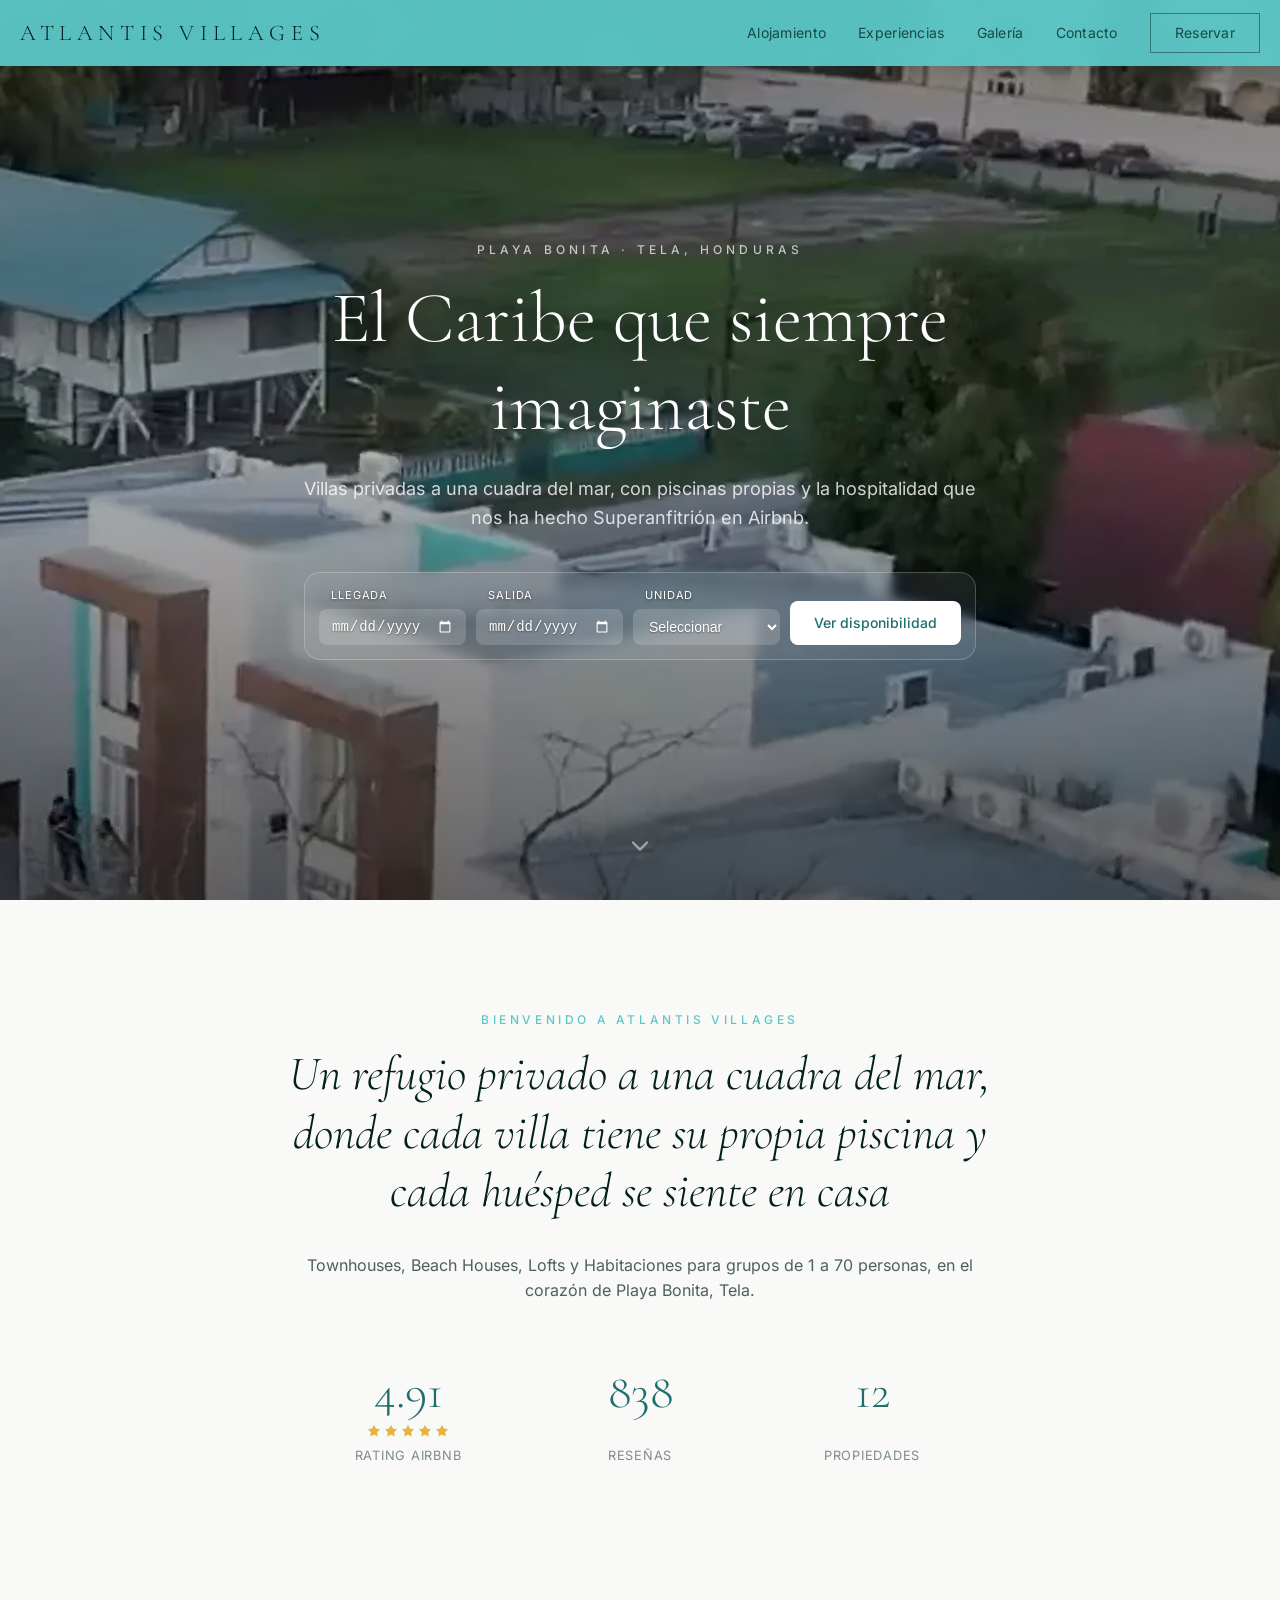
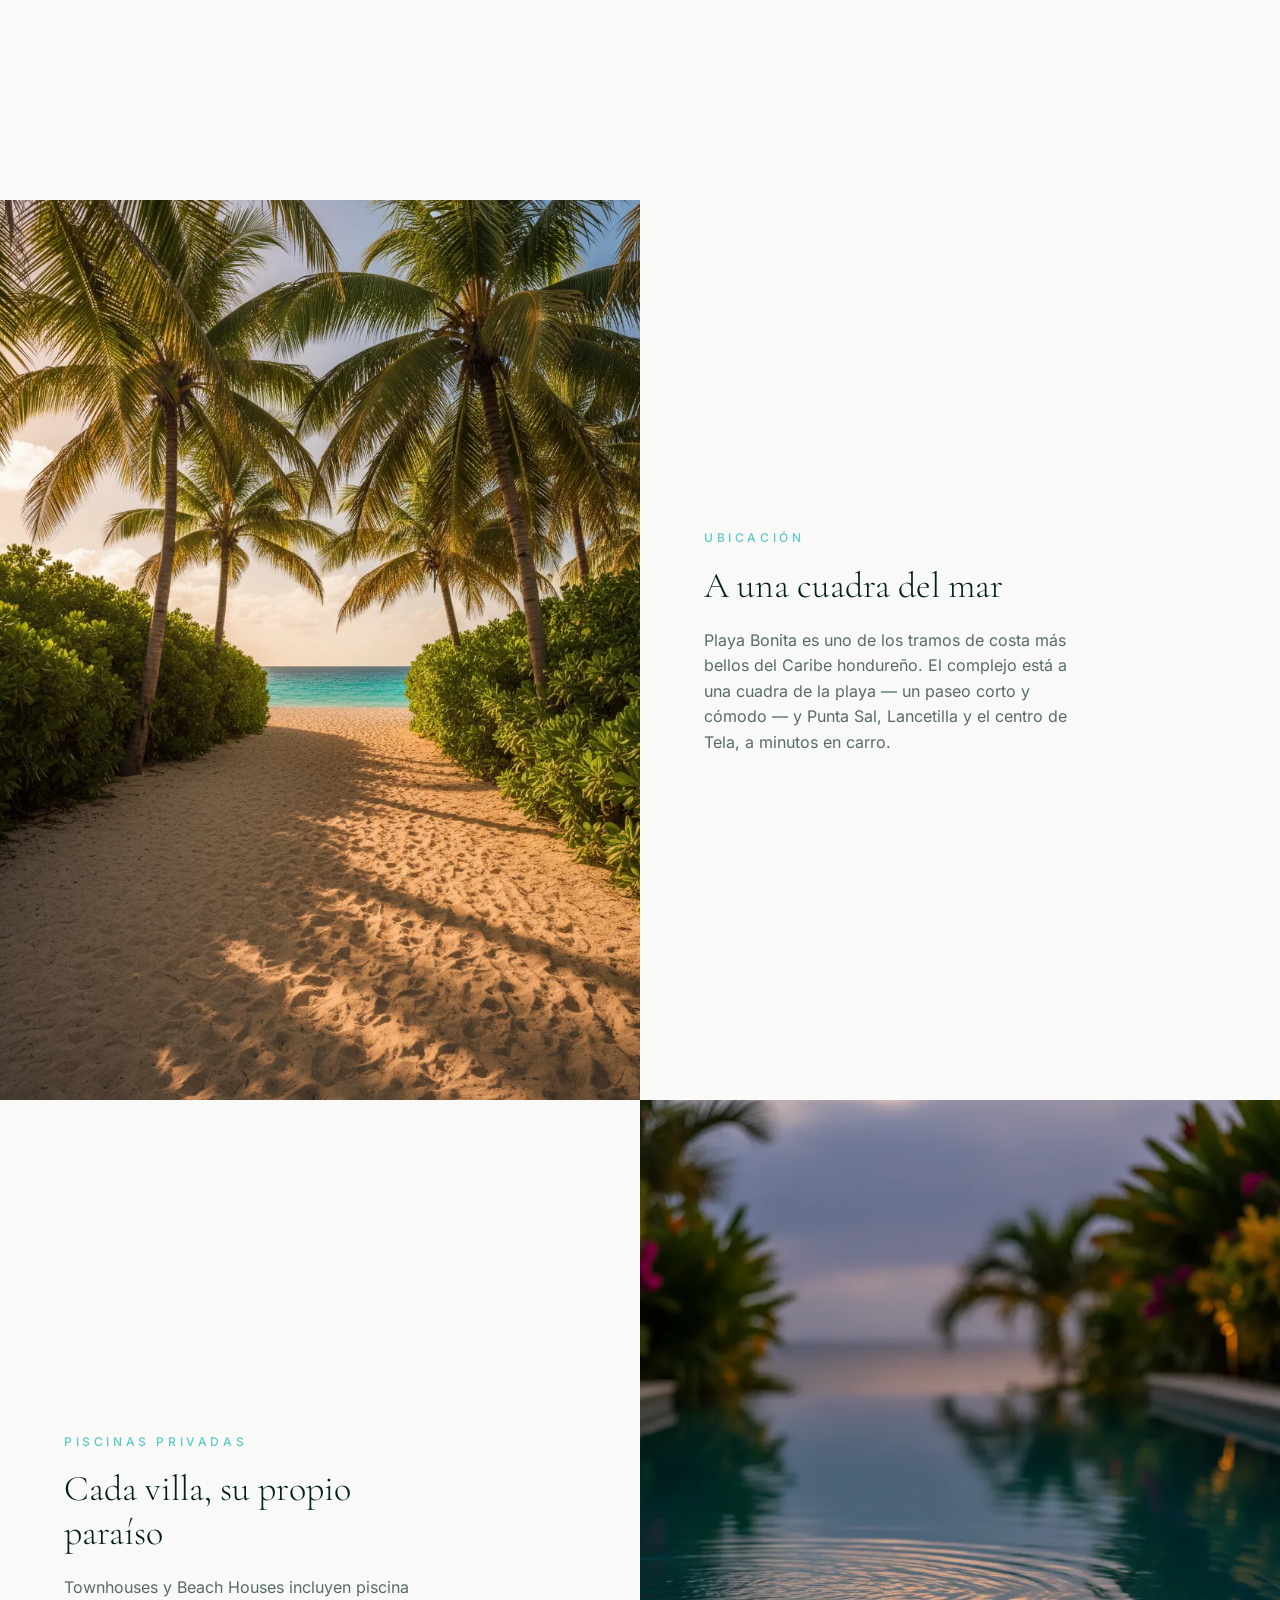
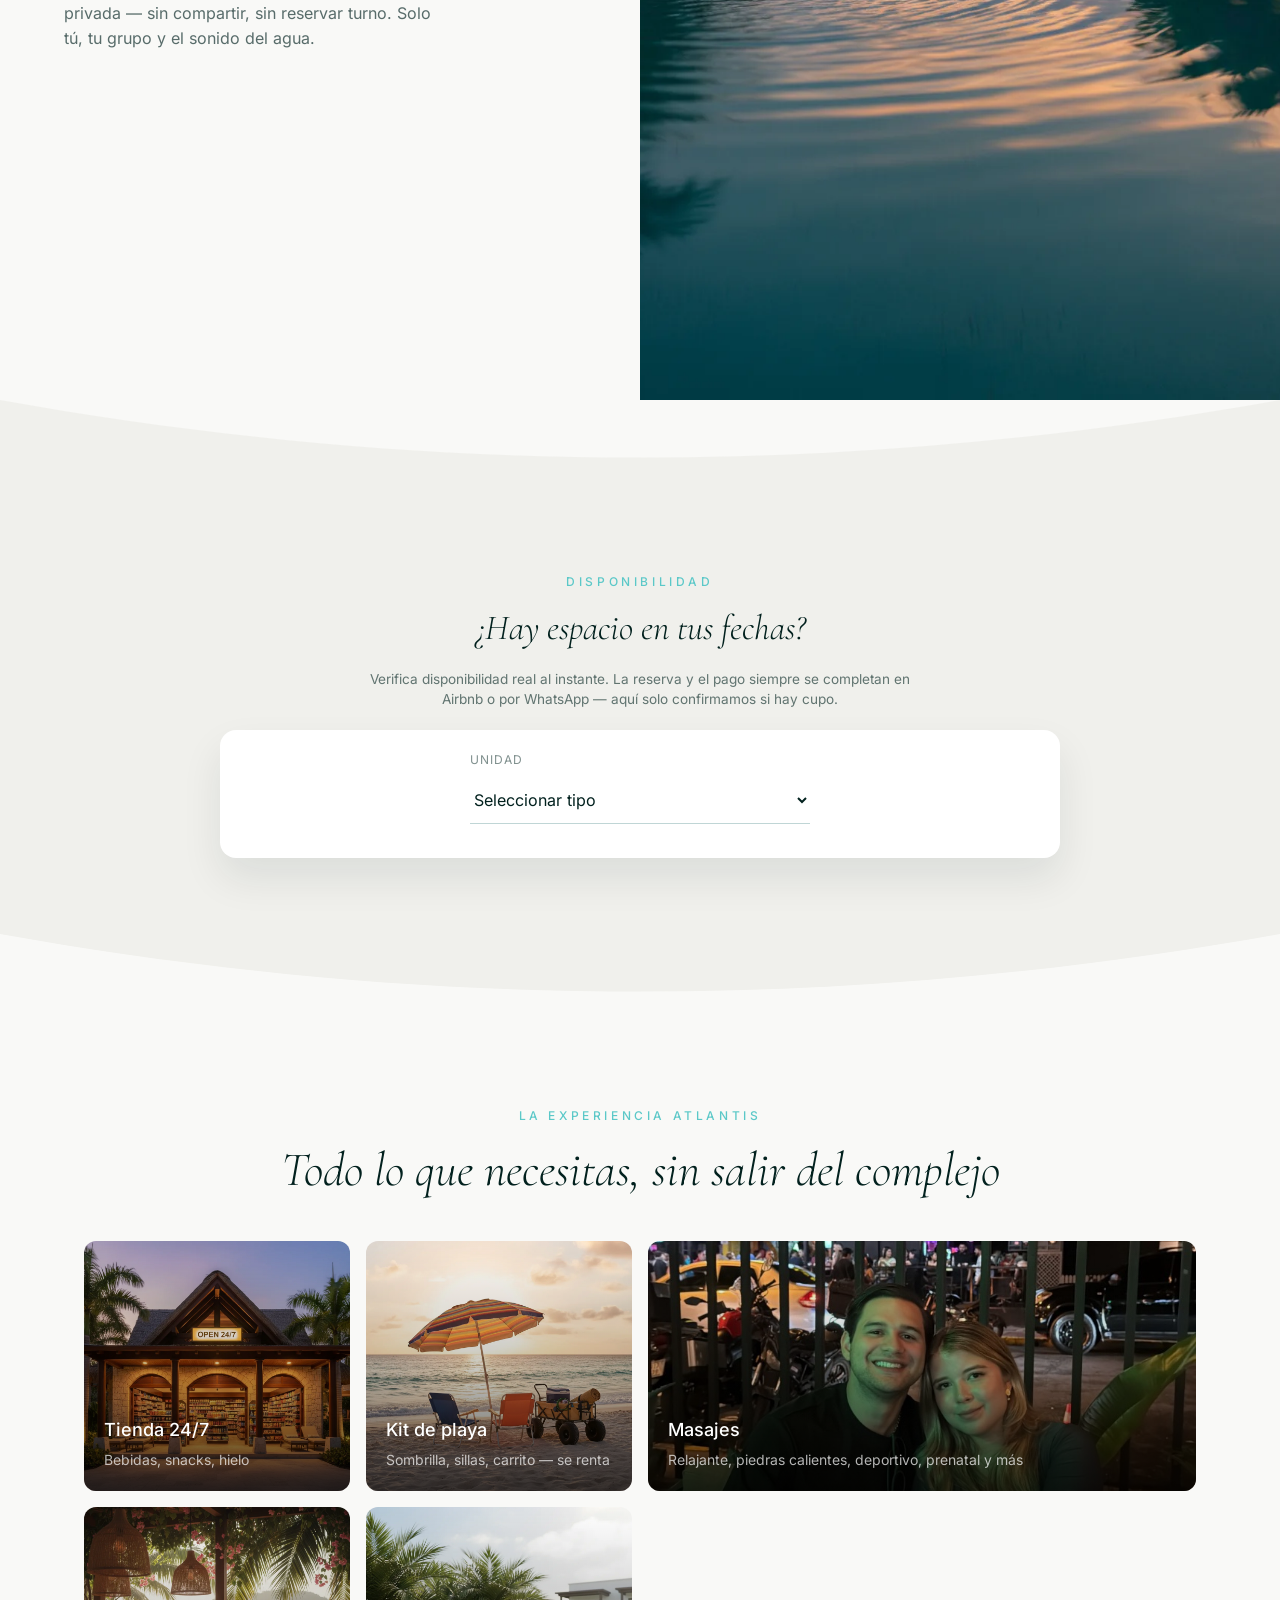
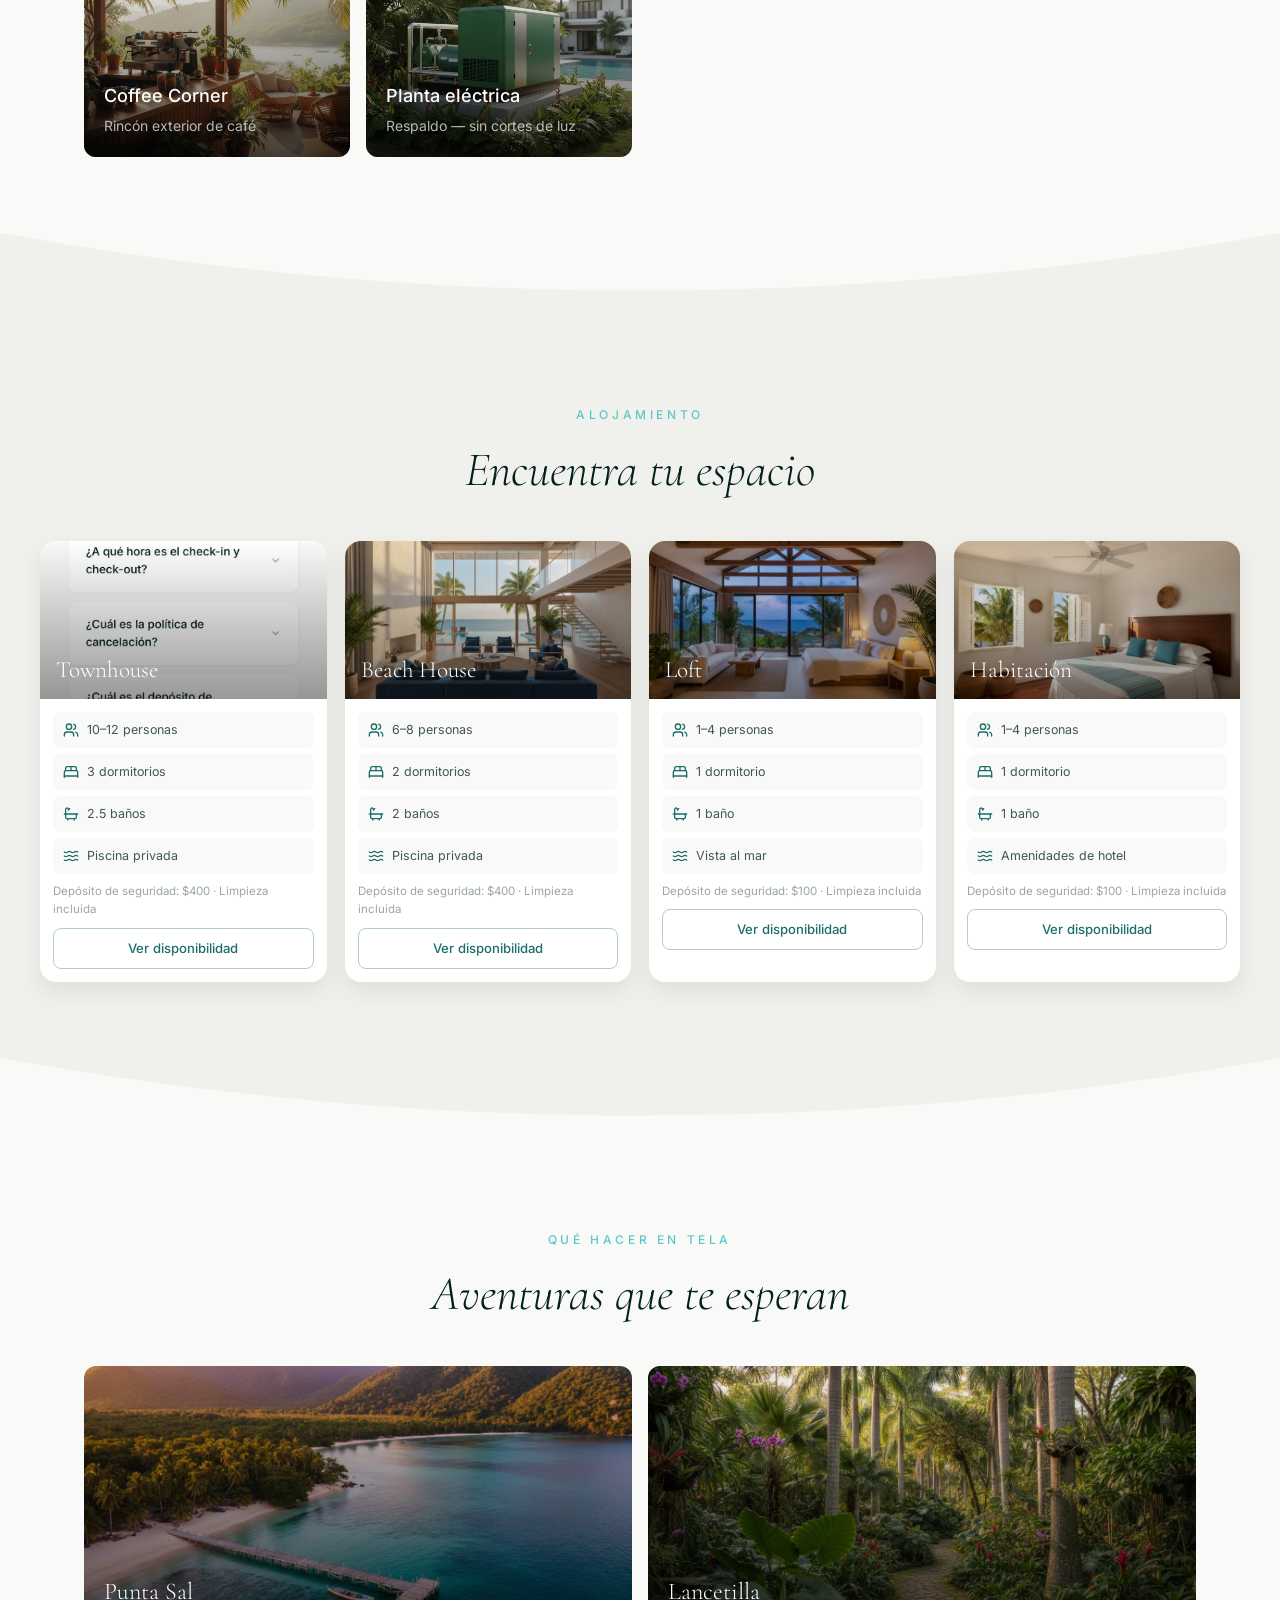
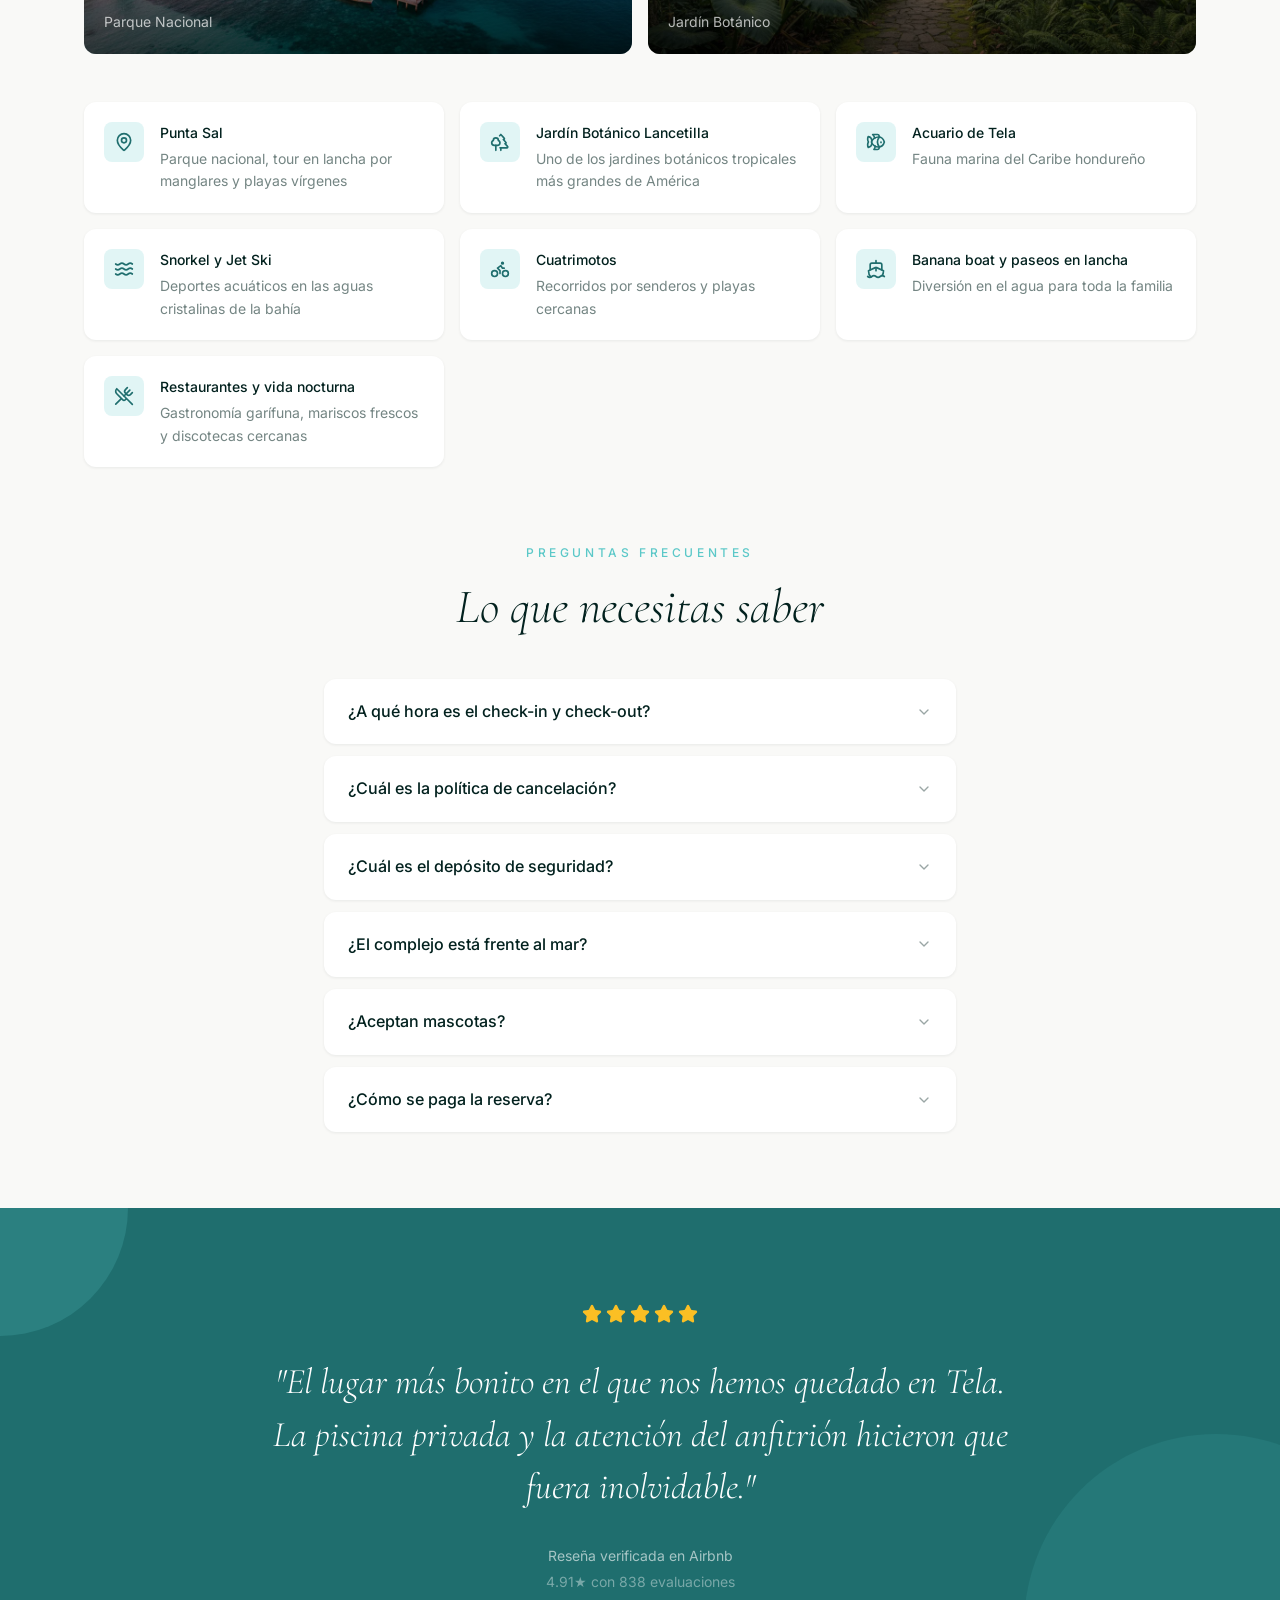
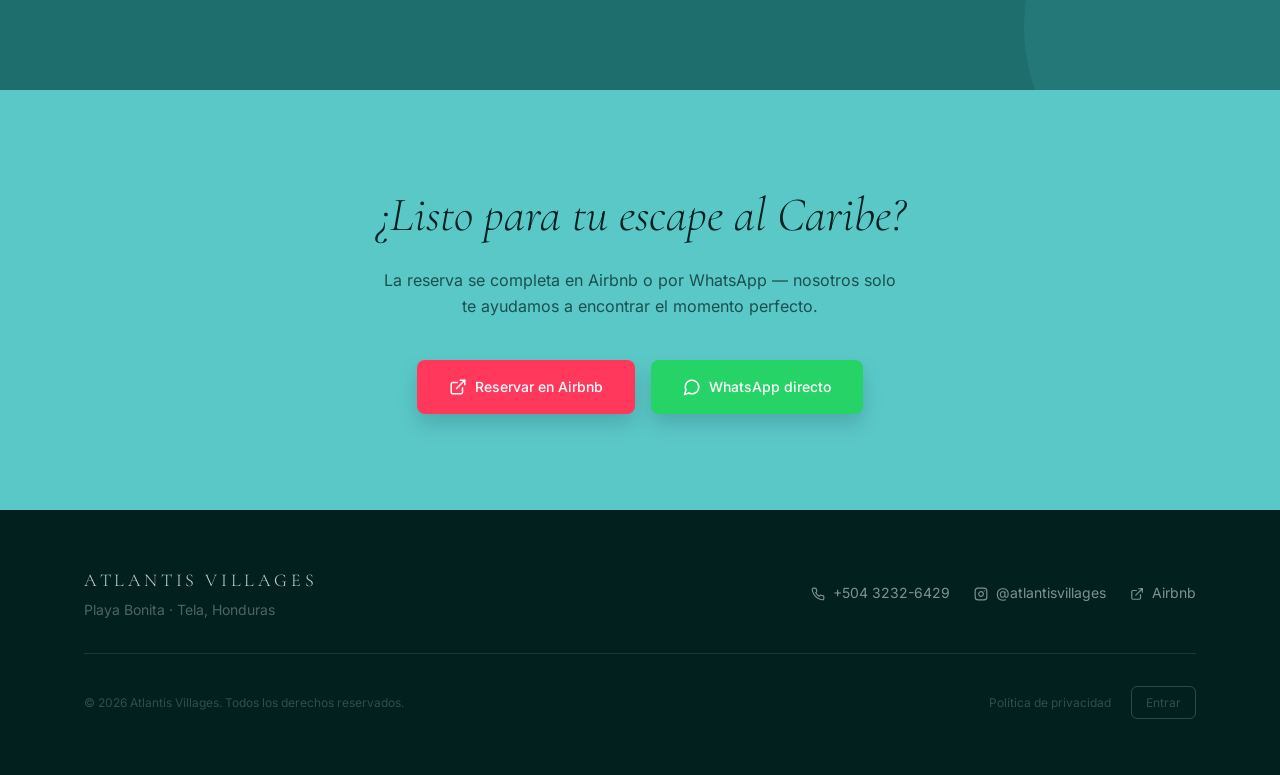
<file: index.html>
<!doctype html>
<html lang="es">
<head>
<meta charset="utf-8">
<meta name="viewport" content="width=device-width, initial-scale=1">

<!-- Seguridad. En Stefany esto va en vercel.json como headers de verdad, pero
     GitHub Pages no deja poner headers propios: _headers lo leen Cloudflare y
     Netlify, no Pages. Como <meta> funciona igual para CSP y referrer.

     Lo que NO se puede desde <meta> y por lo tanto acá no existe:
     X-Frame-Options / frame-ancestors (el navegador los ignora en meta), o sea
     que no hay defensa contra que alguien meta el sitio en un iframe. Para eso
     habria que mudarse a Cloudflare Pages, donde _headers ya esta escrito.

     'unsafe-inline' es obligatorio: todo el CSS y el JS viven dentro del HTML.
     Aun asi el CSP sirve — bloquea cargar scripts de dominios ajenos, que es
     por donde entra el codigo inyectado. -->
<meta http-equiv="Content-Security-Policy" content="
  default-src 'self';
  script-src 'self' 'unsafe-inline';
  style-src 'self' 'unsafe-inline';
  img-src 'self' data:;
  media-src 'self';
  font-src 'self';
  connect-src 'self' https://fgikqdhopzyhmsyhxsui.supabase.co;
  object-src 'none';
  base-uri 'self';
  form-action 'self'">
<meta name="referrer" content="strict-origin-when-cross-origin">

<title>Atlantis Villages Portal</title>
<meta name="description" content="Villas privadas a una cuadra del mar en Playa Bonita, Tela, Honduras. Townhouses, Beach Houses, Lofts y Habitaciones para grupos de 1 a 70 personas.">
<link rel="icon" href="fotos/logo.png">
<!-- Lo que se ve cuando alguien pega el link en WhatsApp.
     Tres cosas que tienen que ser así y no de otra forma:
     - URL ABSOLUTA. Con ruta relativa, WhatsApp y casi todos los crawlers no
       muestran ninguna imagen. Antes decía "fotos/logo.png" y no salía nada.
     - JPG, no WebP. WhatsApp no renderiza previews en WebP de forma confiable.
     - 1200x630, que es la medida que esperan WhatsApp, Facebook y LinkedIn.
     Si algún día se mueve a dominio propio, hay que cambiar estas dos URLs. -->
<meta property="og:title" content="Atlantis Villages · Playa Bonita, Tela">
<meta property="og:description" content="Villas privadas a una cuadra del mar, con piscinas propias. Townhouses, Beach Houses, Lofts y Habitaciones para grupos de 1 a 70 personas.">
<meta property="og:image" content="https://daniel001hn.github.io/atlantis/fotos/compartir.jpg">
<meta property="og:image:width" content="1200">
<meta property="og:image:height" content="630">
<meta property="og:url" content="https://daniel001hn.github.io/atlantis/">
<meta property="og:type" content="website">
<meta property="og:site_name" content="Atlantis Villages">
<meta property="og:locale" content="es_HN">
<meta name="twitter:card" content="summary_large_image">
<link rel="stylesheet" href="fuentes.css">
<style>
:root{
  --turq:#5BC8C8;        /* el turquesa de marca: superficies y acentos */
  --green-deep:#1F6E6E;  /* mismo tono, oscuro: texto y fondos con texto blanco */
  --green-mid:#5BC8C8;
  --ink:#02211E;
  --bone:#F9F9F7;
  --bone-alt:#f0f0ec;
  --airbnb:#FF385C;
  --airbnb-h:#E31C5F;
  --wa:#25D366;
  --wa-h:#1da851;
  --display:"Cormorant Garamond",Garamond,Georgia,serif;
  --body:Inter,-apple-system,"Segoe UI",Roboto,Helvetica,Arial,sans-serif;
  --nav-h:66px;
}
*{box-sizing:border-box}
html{scroll-behavior:smooth}
body{margin:0;background:var(--bone);color:var(--ink);font-family:var(--body);font-size:16px;line-height:1.6;-webkit-font-smoothing:antialiased}
img,video{display:block;max-width:100%}
a{color:inherit}
button{font:inherit}
section[id],footer[id]{scroll-margin-top:var(--nav-h)}

.wrap{margin:0 auto;padding:0 20px}
.w-2xl{max-width:672px}.w-3xl{max-width:768px}.w-6xl{max-width:1152px}.w-7xl{max-width:1280px}

.display{font-family:var(--display);font-weight:300;line-height:1.22;margin:0}
.italic{font-style:italic}
.eyebrow{font-size:.75rem;letter-spacing:.3em;text-transform:uppercase;font-weight:500;color:var(--green-mid);margin:0 0 1rem}
.h2{font-size:clamp(1.9rem,4.4vw,3rem)}
.h3{font-size:clamp(1.5rem,3vw,2.25rem)}
.center{text-align:center}
.sec{padding:76px 20px}
.sec-bone{background:var(--bone)}
.sec-alt{background:var(--bone-alt)}
.head{text-align:center;margin-bottom:42px}

/* ---------- nav ---------- */
nav{position:fixed;top:0;left:0;right:0;z-index:50;background:rgba(91,200,200,.95);backdrop-filter:blur(12px);box-shadow:0 4px 12px rgba(2,33,30,.12)}
.nav-in{display:flex;align-items:center;justify-content:space-between;height:var(--nav-h);max-width:1280px;margin:0 auto;padding:0 20px}
.brand{font-family:var(--display);font-weight:300;color:var(--ink);font-size:1.4rem;letter-spacing:.25em;text-decoration:none;white-space:nowrap}
.nav-links{display:flex;align-items:center;gap:32px}
.nav-links a{color:rgba(2,33,30,.75);text-decoration:none;font-size:.875rem;letter-spacing:.02em;transition:color .3s}
.nav-links a:hover{color:var(--ink)}
.nav-cta{border:1px solid rgba(2,33,30,.45);color:var(--ink);padding:8px 24px;font-size:.875rem;transition:.3s}
.nav-cta:hover{background:var(--ink);color:var(--turq)}
.burger{display:none;background:none;border:0;color:var(--ink);padding:8px;cursor:pointer}

/* ---------- hero ---------- */
/* 100svh = alto de pantalla con la barra de URL visible. En iOS, 100vh mide
   la pantalla SIN esa barra, así que el contenido centrado queda más abajo de
   lo que se ve. El vh queda de respaldo para navegadores viejos. */
.hero{position:relative;height:100vh;height:100svh;min-height:700px;display:flex;align-items:center;justify-content:center;overflow:hidden}
.hero video,.hero .poster{position:absolute;inset:0;width:100%;height:100%;object-fit:cover}
.hero .scrim{position:absolute;inset:0;background:linear-gradient(to bottom,rgba(0,0,0,.5),rgba(0,0,0,.3) 50%,rgba(0,0,0,.6))}
.hero-in{position:relative;z-index:10;text-align:center;padding:0 20px;max-width:896px;margin:0 auto}
.hero .eyebrow{color:rgba(255,255,255,.7);letter-spacing:.35em}
.hero h1{color:#fff;font-size:clamp(2.25rem,6vw,4.5rem);text-shadow:0 2px 20px rgba(0,0,0,.3)}
.hero p.lead{color:rgba(255,255,255,.8);font-size:clamp(1rem,2vw,1.125rem);max-width:42rem;margin:24px auto 0}
.scroll-hint{position:absolute;bottom:32px;left:50%;transform:translateX(-50%);color:rgba(255,255,255,.5);animation:bounce 1.6s infinite}
@keyframes bounce{0%,100%{transform:translate(-50%,0)}50%{transform:translate(-50%,-9px)}}

/* ---------- forms ---------- */
/* La tarjeta deja ver el video a propósito. El desenfoque es lo que de verdad
   lo tapaba — no el fondo blanco — así que bajó de 20px a 6px: se reconoce lo
   que pasa detrás en vez de quedar una mancha de color.
   Medido con ffmpeg, el video llega a 220 de brillo justo en esta zona. Con el
   fondo al 6% el texto blanco al 60% no se leía, así que las etiquetas van
   ahora a opacidad plena y con sombra: la sombra es lo que las sostiene cuando
   pasa un cuadro claro. */
.searchbar{margin-top:40px;background:rgba(255,255,255,.06);backdrop-filter:blur(6px);border:1px solid rgba(255,255,255,.22);border-radius:16px;padding:14px;display:flex;flex-wrap:wrap;gap:10px;max-width:42rem;margin-inline:auto}
.searchbar .f{flex:1 1 130px;min-width:0;text-align:left}
.searchbar label{display:block;color:#fff;font-size:11px;letter-spacing:.08em;text-transform:uppercase;margin:0 0 4px 12px;text-shadow:0 1px 3px rgba(0,0,0,.55)}
/* Los campos sí suben de opacidad: con la tarjeta más transparente, si no se
   distinguen del fondo dejan de leerse como campos donde se escribe. */
.searchbar input,.searchbar select{width:100%;background:rgba(255,255,255,.16);border:0;color:#fff;padding:9px 12px;border-radius:8px;font-size:.875rem;color-scheme:dark;text-shadow:0 1px 2px rgba(0,0,0,.4)}
.searchbar input:focus,.searchbar select:focus{outline:0;box-shadow:0 0 0 1px rgba(255,255,255,.3)}
.searchbar option{color:#1f2937}
.searchbar button{background:#fff;color:var(--green-deep);border:0;padding:11px 24px;border-radius:8px;font-size:.875rem;font-weight:500;cursor:pointer;align-self:flex-end;white-space:nowrap;flex:0 0 auto}

.card-form{margin-top:0;background:#fff;border-radius:16px;box-shadow:0 20px 40px rgba(2,33,30,.09);padding:20px}
.card-form .row{display:grid;grid-template-columns:repeat(3,1fr);gap:24px}
.card-form label{display:block;color:rgba(2,33,30,.5);font-size:.75rem;letter-spacing:.08em;text-transform:uppercase;margin-bottom:8px;text-align:left}
.card-form input,.card-form select{width:100%;border:0;border-bottom:1px solid rgba(31,110,110,.28);background:transparent;padding:12px 0;color:var(--ink);font-family:var(--body);font-size:1rem}
.card-form input:focus,.card-form select:focus{outline:0;border-bottom-color:var(--green-deep)}
.card-form button[type=submit]{margin:32px auto 0;display:flex;align-items:center;gap:8px;background:var(--green-deep);color:#fff;border:0;padding:16px 40px;border-radius:8px;font-size:.875rem;font-weight:500;cursor:pointer;transition:background .3s}
.card-form button[type=submit]:hover{background:var(--turq);color:var(--ink)}

/* ---------- stats ---------- */
.stats{max-width:672px;margin:64px auto 0;display:grid;grid-template-columns:repeat(3,1fr);gap:24px;text-align:center}
.stats b{display:block;font-family:var(--display);font-weight:300;font-size:clamp(2.25rem,5vw,3rem);color:var(--green-deep);line-height:1}
.stats span{display:block;margin-top:8px;font-size:.8rem;letter-spacing:.06em;text-transform:uppercase;color:rgba(2,33,30,.5)}
/* Va como .stats .mini-stars y no solo .mini-stars: la regla ".stats span"
   de arriba tiene más especificidad y le imponía el gris de las etiquetas.
   Altura fija y presente en las tres columnas aunque esté vacía, para que
   las tres etiquetas queden a la misma altura. */
.stats .mini-stars{display:flex;justify-content:center;gap:3px;height:14px;margin-top:8px;color:#e8b33c}
.stats .mini-stars svg{width:14px;height:14px;stroke-width:0}   /* relleno sólido: con borde se ven sucias a este tamaño */

/* ---------- láminas apiladas ----------
   Cada .slide se pega arriba y la siguiente le pasa por encima. La página
   scrollea, pero visualmente el contenido se reemplaza en el mismo lugar.
   Solo en pantallas grandes: en un teléfono el contenido no entra en 100vh
   y quedaría cortado, así que ahí vuelve al flujo normal. */
.slide{background:var(--bone)}

@media (min-width:901px) and (min-height:620px){
  .slide{position:sticky;top:0;height:100vh;overflow:hidden;display:flex;align-items:center}
  .slide > .lamina{width:100%}
  .slide > .lamina.split{height:100%;min-height:0}
  /* La primera lámina alinea arriba, no al centro: centrada quedaba muy
     caída, y subirla con scroll dejaba asomar la lámina siguiente por abajo.
     Así el slide llena la pantalla y el texto igual queda alto.
     Las 2 y 3 son foto a sangre y sí van centradas. */
  .stack > .slide:first-child{
    padding-top:calc(var(--nav-h) + 44px);
    box-sizing:border-box;
    align-items:flex-start;
  }
}

/* La lámina entra con un zoom corto en vez de deslizarse */
@media (prefers-reduced-motion: no-preference){
  /* Escala hacia ADENTRO (menor a 1). Con scale(1.07) la lámina medía 7% más
     que la ventana y provocaba barra horizontal hasta terminar de aparecer.
     Creciendo hasta su tamaño real se lee igual como zoom y nunca desborda. */
  .js .rev.zoom{transform:scale(.955);opacity:0}
  .js .rev.zoom.visible{transform:none;opacity:1}
}

/* ---------- split rows (galeria) ---------- */
.split{display:flex;align-items:stretch;min-height:480px;overflow:hidden}
.split.invertido{flex-direction:row-reverse}   /* no usar "rev": choca con la clase de animación */
.split .media{width:50%;overflow:hidden}
.split .media img{width:100%;height:100%;object-fit:cover}
.split .copy{width:50%;display:flex;align-items:center;background:var(--bone)}
.split .copy>div{padding:56px 64px;max-width:32rem}
.split p.txt{color:rgba(2,33,30,.65);margin-top:20px}

/* ---------- wave ---------- */
.wave{position:relative;height:96px;overflow:hidden}
.wave svg{position:absolute;top:0;left:0;width:100%;height:100%}

/* ---------- bento (experiencias) ---------- */
.bento{display:grid;grid-template-columns:repeat(4,1fr);gap:16px}
.tile{position:relative;overflow:hidden;border-radius:12px;min-height:250px}
.tile.wide{grid-column:span 2}
.tile img{position:absolute;inset:0;width:100%;height:100%;object-fit:cover;transition:transform .7s}
.tile:hover img{transform:scale(1.1)}
.tile .grad{position:absolute;inset:0;background:linear-gradient(to top,rgba(0,0,0,.7),rgba(0,0,0,.2) 50%,transparent)}
.tile .cap{position:absolute;left:0;right:0;bottom:0;padding:20px;z-index:2}
.tile .cap h3{margin:0;color:#fff;font-size:1.125rem;font-weight:500}
.tile .cap p{margin:4px 0 0;color:rgba(255,255,255,.7);font-size:.875rem}

/* ---------- villas ---------- */
.villas{display:grid;grid-template-columns:repeat(2,1fr);gap:24px}

.villa{background:#fff;border-radius:16px;overflow:hidden;box-shadow:0 10px 25px rgba(2,33,30,.08)}
.villa .ph{position:relative;height:208px;overflow:hidden}
.villa .ph img{width:100%;height:100%;object-fit:cover;transition:transform .7s}
.villa:hover .ph img{transform:scale(1.05)}
.villa .ph .grad{position:absolute;inset:0;background:linear-gradient(to top,rgba(0,0,0,.4),transparent)}
.villa .ph h3{position:absolute;left:20px;bottom:16px;margin:0;color:#fff;font-family:var(--display);font-weight:300;font-size:1.875rem}
.villa .bd{padding:18px}
.features{display:grid;grid-template-columns:1fr 1fr;gap:9px}
.features div{
  background:var(--bone);border-radius:8px;padding:10px 12px;
  display:flex;align-items:center;gap:8px;
  font-size:.8rem;color:rgba(2,33,30,.75);
}
.features svg{width:16px;height:16px;flex:none;color:var(--green-deep)}
.villa .dep{margin:10px 0 0;font-size:.72rem;color:rgba(2,33,30,.4)}
.btn-ver{
  width:100%;margin-top:11px;padding:10px;border-radius:8px;cursor:pointer;
  border:1px solid rgba(31,110,110,.35);background:transparent;
  color:var(--green-deep);font-family:var(--body);font-size:.875rem;font-weight:500;
  transition:background .25s, color .25s, border-color .25s;
}
.btn-ver:hover{background:var(--green-deep);border-color:var(--green-deep);color:#fff}

/* En pantalla ancha, las 4 en una sola fila: así la sección entera entra de
   una y no queda una segunda fila asomando por abajo. La foto se achica y
   las características pasan a una columna, que a este ancho se lee mejor
   que dos apretadas.

   Va DESPUÉS de las reglas base a propósito: con la misma especificidad gana
   la última del archivo, y puesto antes no hacía absolutamente nada. */
@media (min-width:1100px){
  #alojamiento .wrap{max-width:1320px}
  .villas{grid-template-columns:repeat(4,1fr);gap:18px}
  .villa .ph{height:158px}
  .villa .ph h3{font-size:1.45rem;left:16px;bottom:10px}
  .villa .bd{padding:13px}
  .features{grid-template-columns:1fr;gap:6px}
  .features div{padding:8px 10px;font-size:.78rem}
  .villa .dep{margin-top:8px}
  .btn-ver{margin-top:9px;padding:9px;font-size:.82rem}
}

/* ---------- actividades ---------- */
.acts-hero{display:grid;grid-template-columns:repeat(2,1fr);gap:16px;margin-bottom:48px}
.act-big{position:relative;height:288px;border-radius:12px;overflow:hidden}
.act-big img{width:100%;height:100%;object-fit:cover;transition:transform .7s}
.act-big:hover img{transform:scale(1.05)}
.act-big .grad{position:absolute;inset:0;background:linear-gradient(to top,rgba(0,0,0,.6),transparent)}
.act-big .cap{position:absolute;left:20px;bottom:20px}
.act-big .cap h3{margin:0;font-family:var(--display);font-weight:300;font-size:1.5rem;color:#fff}
.act-big .cap p{margin:0;font-size:.875rem;color:rgba(255,255,255,.7)}
.acts{display:grid;grid-template-columns:repeat(3,1fr);gap:16px}
.act{background:#fff;border-radius:12px;padding:20px;display:flex;gap:16px;align-items:flex-start;box-shadow:0 1px 3px rgba(2,33,30,.07);transition:box-shadow .3s}
.act:hover{box-shadow:0 8px 20px rgba(2,33,30,.1)}
.act .ic{flex:none;padding:10px;border-radius:8px;background:rgba(91,200,200,.18);color:var(--green-deep);display:flex}
.act h4{margin:0;font-size:.875rem;font-weight:500}
.act p{margin:4px 0 0;font-size:.875rem;color:rgba(2,33,30,.55)}

/* ---------- faq ---------- */
.faq{display:flex;flex-direction:column;gap:12px}
.faq details{background:#fff;border-radius:12px;box-shadow:0 1px 3px rgba(2,33,30,.07);padding:0 24px}
.faq summary{display:flex;align-items:center;justify-content:space-between;gap:16px;padding:20px 0;cursor:pointer;font-weight:500;font-size:1rem;list-style:none}
.faq summary::-webkit-details-marker{display:none}
.faq summary svg{flex:none;transition:transform .2s;color:rgba(2,33,30,.4)}
.faq details[open] summary svg{transform:rotate(180deg)}
.faq .ans{padding:0 0 20px;color:rgba(2,33,30,.65);font-size:.95rem}

/* ---------- testimonial ---------- */
.quote{background:var(--green-deep);padding:96px 20px;position:relative;overflow:hidden}
.quote .blob{position:absolute;border-radius:50%;background:rgba(91,200,200,.2)}
.quote .b1{width:256px;height:256px;top:-128px;left:-128px}
.quote .b2{width:384px;height:384px;bottom:-128px;right:-128px;background:rgba(91,200,200,.1)}
.quote .in{position:relative;z-index:10;max-width:768px;margin:0 auto;text-align:center}
.stars{display:flex;justify-content:center;gap:4px;margin-bottom:32px;color:#fbbf24}
.quote blockquote{margin:0;font-family:var(--display);font-weight:300;font-style:italic;color:#fff;font-size:clamp(1.5rem,3.6vw,2.25rem);line-height:1.45}
.quote .who{margin-top:32px}
.quote .who p{margin:0;font-size:.875rem;color:rgba(255,255,255,.6)}
.quote .who p+p{margin-top:4px;color:rgba(255,255,255,.4)}

/* ---------- cta ---------- */
.cta{padding:96px 20px;position:relative;overflow:hidden;background:var(--turq)}
.cta .in{position:relative;z-index:10;max-width:672px;margin:0 auto;text-align:center}
.cta h2{color:var(--ink)}
.cta p{color:rgba(2,33,30,.72);margin:24px auto 0;max-width:32rem}
.btns{display:flex;gap:16px;justify-content:center;margin-top:40px;flex-wrap:wrap}
.btn{display:inline-flex;align-items:center;justify-content:center;gap:8px;padding:16px 32px;border-radius:8px;color:#fff;text-decoration:none;font-size:.875rem;font-weight:500;box-shadow:0 10px 20px rgba(0,0,0,.15);transition:background .3s}
.btn.ab{background:var(--airbnb)}.btn.ab:hover{background:var(--airbnb-h)}
.btn.wa{background:var(--wa)}.btn.wa:hover{background:var(--wa-h)}

/* ---------- footer ---------- */
footer{background:var(--ink);padding:56px 20px}
.foot-top{display:flex;justify-content:space-between;align-items:center;gap:32px;flex-wrap:wrap}
.foot-top .brand{color:rgba(255,255,255,.8);font-size:1.125rem;letter-spacing:.2em}
.foot-top .loc{margin:4px 0 0;color:rgba(255,255,255,.3);font-size:.875rem}
.foot-links{display:flex;align-items:center;gap:24px;flex-wrap:wrap}
.foot-links a{display:flex;align-items:center;gap:8px;color:rgba(255,255,255,.5);text-decoration:none;font-size:.875rem;transition:color .3s}
.foot-links a:hover{color:#fff}
.foot-bot{border-top:1px solid rgba(255,255,255,.1);margin-top:32px;padding-top:32px;display:flex;justify-content:space-between;align-items:center;gap:16px;flex-wrap:wrap}
.foot-bot *{color:rgba(255,255,255,.2);font-size:.75rem;text-decoration:none;margin:0}
.foot-fin{display:flex;align-items:center;gap:20px}
/* "Entrar" con borde: sin él se pierde al lado del otro enlace y hay que
   adivinar dónde tocar. Sigue siendo discreto — es del mismo gris que el resto
   del pie — pero se ve que es un botón. */
.foot-bot .entrar{border:1px solid rgba(255,255,255,.18);border-radius:6px;
  padding:6px 14px;transition:color .3s,border-color .3s}
.foot-bot .entrar:hover{color:rgba(255,255,255,.75);border-color:rgba(255,255,255,.45)}
@media (max-width:520px){
  /* En el teléfono el pie ya viene apilado; los dos enlaces se separan solos. */
  .foot-fin{width:100%;justify-content:space-between}
}

/* ---------- animaciones al scroll ----------
   Todo va detrás de .js: si el JavaScript no carga, el contenido se ve
   normal en vez de quedar invisible para siempre. Y detrás de
   prefers-reduced-motion, que es una preferencia real del sistema para
   quien se marea con el movimiento. */
@media (prefers-reduced-motion: no-preference) {
  .js .rev{
    opacity:0;
    transform:translateY(30px) scale(.98);
    transition:opacity .9s cubic-bezier(.22,1,.36,1), transform .9s cubic-bezier(.22,1,.36,1);
    will-change:opacity, transform;
  }
  .js .rev.visible{opacity:1;transform:none;will-change:auto}
  .js .rev.d1{transition-delay:.09s}
  .js .rev.d2{transition-delay:.18s}

  /* El hero se aleja al scrollear: el video crece un poco y el texto se va
     hacia arriba difuminándose. Con animation-timeline lo maneja el
     compositor, sin JS y sin listeners de scroll. */
  @supports (animation-timeline: view()) {
    .hero video{
      animation:heroZoom linear both;
      animation-timeline:view();
      animation-range:exit 0% exit 100%;
    }
    @keyframes heroZoom{ to{ transform:scale(1.18) } }

    .hero-in{
      animation:heroFade linear both;
      animation-timeline:view();
      animation-range:exit 0% exit 70%;
    }
    @keyframes heroFade{ to{ opacity:0; transform:translateY(-70px) scale(.94) } }

  }
}

/* ---------- calendario ---------- */
/* El ancho se limita también por el ALTO de la ventana: la grilla es de
   celdas cuadradas, así que limitar el ancho limita el alto en proporción.
   Con una medida fija en píxeles el veredicto se salía de pantalla en
   cuanto alguien tuviera zoom o una ventana baja. */
/* Con el selector al costado sobra alto, así que el calendario puede ser
   grande. El tope por vh queda sólo por si la ventana es muy baja. */
.cal{margin-top:14px;max-width:min(396px, 56vh);margin-inline:auto}

/* Al elegir un tipo la tarjeta se abre en dos columnas: selector y respuesta
   a la izquierda, calendario a la derecha. Antes todo iba apilado y el
   mensaje de Airbnb quedaba fuera de pantalla. */
.panel{text-align:left}
.sel{max-width:340px;margin:0 auto}

@media (min-width:1000px){
  /* La sección se ensancha para que quepan las dos columnas; el título se
     mantiene angosto para que siga leyéndose bien. */
  #disponibilidad .wrap{max-width:880px}
  #disponibilidad .head{max-width:768px;margin-inline:auto}

  /* Una sola tarjeta por fuera: fondo, borde y sombra van en el contenedor.
     Las columnas siguen siendo independientes en tamaño, pero sin caja propia
     — con dos sombras se leían como dos objetos sueltos. */
  .card-form.abierto{
    display:grid;
    grid-template-columns:minmax(300px,1fr) minmax(360px,400px);
    gap:24px;
    align-items:start;
    text-align:left;
    padding:22px;
  }
  .card-form.abierto .panel,
  .card-form.abierto .cal{
    background:transparent;
    box-shadow:none;
    border-radius:0;
    padding:0;
  }
  .card-form.abierto .panel{width:100%}
  /* La columna izquierda ronda los 390px; con el padding de siempre los dos
     botones sumaban 400 y se apilaban. */
  .card-form.abierto .veredicto .btn{padding:11px 14px;font-size:.8rem}
  .card-form.abierto .veredicto-btns{gap:10px;flex-wrap:nowrap}
  .card-form.abierto .sel{margin:0;max-width:230px}
  .card-form.abierto .cal{margin:0;max-width:none}
  .card-form.abierto .cal-d{aspect-ratio:1}
}
.cal-top{display:flex;align-items:center;justify-content:space-between;margin-bottom:10px}
.cal-top b{font-family:var(--display);font-weight:400;font-size:1.2rem;text-transform:capitalize}
.cal-nav{background:none;border:1px solid rgba(31,110,110,.3);border-radius:6px;width:30px;height:30px;cursor:pointer;color:var(--green-deep);display:flex;align-items:center;justify-content:center}
.cal-nav:disabled{opacity:.25;cursor:default}
.cal-grid{display:grid;grid-template-columns:repeat(7,1fr);gap:4px}
.cal-dow{font-size:.68rem;letter-spacing:.06em;text-transform:uppercase;color:rgba(2,33,30,.4);text-align:center;padding-bottom:6px}
.cal-d{aspect-ratio:1;display:flex;align-items:center;justify-content:center;border-radius:7px;font-size:.95rem;border:0;background:transparent;color:var(--ink);cursor:pointer;font-family:var(--body)}
.cal-d.empty{visibility:hidden}
.cal-d.off{cursor:default;text-decoration:line-through}
.cal-d.pasado{color:rgba(2,33,30,.22)}
.cal-d.libre:hover{background:rgba(91,200,200,.3)}
.cal-d.rango{background:rgba(91,200,200,.32)}
.cal-d.sel{background:var(--green-deep);color:#fff}
/* Van últimos a propósito: el rojo gana sobre .sel y .rango. */
.cal-d.ocupado{color:#b85c68;background:rgba(229,86,107,.1);text-decoration-color:rgba(184,92,104,.55)}
.cal-d.ocupado.conflicto{color:#fff;background:#c9364b;text-decoration-color:rgba(255,255,255,.75)}
/* Ocupado pero elegible como salida: se le devuelve el cursor y un borde que
   invita, sin dejar de ser rojo — esa noche sigue tomada. */
.cal-d.ocupado.puede-salida{cursor:pointer;box-shadow:inset 0 0 0 2px rgba(31,110,110,.45)}
.cal-d.ocupado.puede-salida:hover{box-shadow:inset 0 0 0 2px var(--green-deep)}
.cal-d.ocupado.salida{color:#fff;background:var(--green-deep);text-decoration-color:rgba(255,255,255,.6)}
.cal-leyenda{display:flex;gap:16px;justify-content:center;margin-top:12px;font-size:.68rem;color:rgba(2,33,30,.5);flex-wrap:wrap}
.cal-leyenda i{display:inline-block;width:9px;height:9px;border-radius:3px;margin-right:5px;vertical-align:-1px}
.cal-stamp{margin-top:7px;font-size:.66rem;color:rgba(2,33,30,.35);text-align:center}
.veredicto{margin-top:16px;padding:14px 16px;border-radius:10px;font-size:.92rem;text-align:left}

/* La sección de reservar tiene que entrar ENTERA — título, calendario y
   veredicto — sin scrollear. Se va recortando por escalones de altura. */
@media (max-height:1000px){
  #disponibilidad .head{margin-bottom:20px}
  #disponibilidad .head h2{font-size:clamp(1.5rem,3.2vw,2.2rem)}
  #disponibilidad .head > p:last-child{margin-top:10px;font-size:.85rem;line-height:1.45}
}
@media (max-height:600px){
  /* Último recorte: el eyebrow es decorativo, el título ya dice de qué va. */
  #disponibilidad .head .eyebrow{display:none}
  #disponibilidad .head h2{font-size:1.2rem}
}
@media (max-height:790px){
  /* La descripción es contexto, no instrucción: el calendario se explica
     solo. Es lo primero que sobra cuando falta alto. */
  #disponibilidad .head > p:last-child{display:none}
  #disponibilidad .head{margin-bottom:14px}
}

/* Ventana baja (o zoom alto): se recorta todo lo prescindible para que el
   veredicto y sus botones sigan entrando sin scrollear. */
@media (max-height:820px){
  .card-form{padding:18px}
  .cal{margin-top:12px}
  .cal-top{margin-bottom:6px}
  .cal-top b{font-size:1.05rem}
  .cal-leyenda{margin-top:8px;font-size:.62rem;gap:12px}
  .cal-stamp{display:none}
  .veredicto{margin-top:12px;padding:12px 14px;font-size:.86rem}
  .veredicto-btns{margin-top:12px;gap:8px}
  .veredicto .btn{padding:10px 18px;font-size:.82rem}
}

/* Muy baja: se va la leyenda (los colores se entienden solos) y todo lo demás
   al mínimo legible. */
@media (max-height:700px){
  .card-form{padding:12px}
  .cal-leyenda{display:none}
  .cal{margin-top:6px;max-width:min(336px, 30vh)}
  .cal-top{margin-bottom:4px}
  .cal-top b{font-size:.95rem}
  .cal-nav{width:26px;height:26px}
  #disponibilidad .head{margin-bottom:10px}
  #disponibilidad .head h2{font-size:1.35rem}
  #disponibilidad .card-form label{margin-bottom:4px;font-size:.68rem}
  #disponibilidad .card-form select{padding:8px 0;font-size:.9rem}
  .veredicto{margin-top:8px;padding:9px 11px;font-size:.78rem}
  .veredicto-btns{margin-top:8px;gap:6px}
  .veredicto .btn{padding:7px 12px;font-size:.74rem}
}
.veredicto.ok{background:rgba(91,200,200,.2)}
.veredicto.no{background:rgba(229,86,107,.1);color:#8a2436}
.veredicto.info{background:rgba(2,33,30,.04);color:rgba(2,33,30,.65)}
.veredicto-btns{display:flex;flex-wrap:wrap;gap:12px;margin-top:16px}
.veredicto .btn{padding:12px 24px;box-shadow:none;margin-top:0}
@media (max-width:520px){ .veredicto-btns .btn{flex:1 1 100%;justify-content:center} }

/* ---------- responsive ---------- */
@media (max-width:900px){
  .nav-links{display:none;position:absolute;top:var(--nav-h);left:0;right:0;flex-direction:column;align-items:stretch;gap:0;background:var(--turq);padding:8px 20px 20px}
  .nav-links.open{display:flex}
  .nav-links a{padding:14px 0;border-top:1px solid rgba(2,33,30,.15)}
  .nav-cta{text-align:center;margin-top:12px;border-top:0}
  .burger{display:block}
  .sec{padding:64px 20px}
  .head{margin-bottom:40px}
  /* El flex:1 1 130px de .f se escribió para la fila horizontal, donde 130px
     es ANCHO. Al pasar a columna ese basis pasa a ser ALTO y cada campo se
     estira a 130px cuando el input mide 37: ~290px de aire que empujaban el
     h1 debajo del header fijo. */
  .searchbar{flex-direction:column}
  .searchbar .f{flex:0 0 auto}
  .searchbar label{font-size:12px;margin-left:4px}
  .searchbar input,.searchbar select{padding:12px}
  .searchbar button{align-self:stretch;padding:14px 24px}
  .card-form{padding:24px}
  .card-form .row{grid-template-columns:1fr;gap:16px}
  .split,.split.invertido{flex-direction:column;min-height:0}
  .split .media,.split .copy{width:100%}
  .split .media img{height:288px}
  .split .copy>div{padding:48px 32px}
  .bento{grid-template-columns:1fr}
  .tile.wide{grid-column:span 1}
  .villas{grid-template-columns:1fr}
  .acts-hero{grid-template-columns:1fr}
  .acts{grid-template-columns:1fr}
  .wave{height:64px}
  .quote,.cta{padding:64px 20px}
  .btns{flex-direction:column}
}
@media (min-width:901px) and (max-width:1100px){
  .acts{grid-template-columns:repeat(2,1fr)}
}

/* ---------- las tres hojas en celular ----------
   En escritorio son position:sticky y se tapan entre sí. Acá no: Safari se
   porta mal con sticky y además el contenido no siempre entra en una
   pantalla. Se conserva la idea de "tres hojas" con flujo normal y
   min-height — que puede crecer si el contenido lo pide, cosa que un height
   fijo no permite (iPhone SE).

   Va al FINAL del archivo a propósito: la regla
   ".split,.split.invertido{flex-direction:column}" del bloque max-width:900px
   tiene la misma especificidad, así que solo gana la que va después. */
@media (max-width:900px){
  .stack > .slide{
    min-height:calc(100vh - var(--nav-h));
    min-height:calc(100svh - var(--nav-h));   /* en iOS, el alto CON la barra de URL */
    box-sizing:border-box;
    display:flex;
    align-items:center;            /* centrado cuando sobra alto; si falta, crece */
    /* El nav es fixed: sin descontarlo, el título de la hoja le queda debajo.
       Los 44px extra son el mismo aire que usa la primera lámina en escritorio. */
    padding:calc(var(--nav-h) + 44px) 0 48px;
    border-bottom:1px solid rgba(2,33,30,.09);   /* el corte entre una hoja y la siguiente */
  }
  .stack > .slide:last-child{border-bottom:0}
  .stack > .slide > .lamina{width:100%}

  /* column-reverse y no column: el DOM trae la foto primero (así la necesita
     el escritorio), y en celular salía una imagen enorme y recién abajo el
     título — parecía que la foto era de la sección anterior. */
  .split,.split.invertido{flex-direction:column-reverse;justify-content:center}
  .split .copy>div{padding:0 24px;max-width:none}
  .split .media{margin-top:28px}
  .split .media img{height:240px}
}

/* ---------- el apilado, también en celular ----------
   Mismo efecto que en escritorio: la hoja queda fija justo debajo del nav y
   la siguiente le pasa por encima al bajar.

   Solo donde el contenido entra en una pantalla. Con overflow:hidden lo que
   no entra no se ve, y en un iPhone SE las hojas crecen más que la pantalla
   (las medí en 627, 681 y 629 sobre 601 útiles). Por eso el corte en
   min-height:700px: el SE, que mide 667, se queda en el flujo normal de
   arriba, con todo el contenido visible. */
@media (max-width:900px) and (min-height:700px){
  .stack > .slide{
    position:sticky;
    top:var(--nav-h);
    min-height:calc(100vh - var(--nav-h));
    min-height:calc(100svh - var(--nav-h));
    overflow:hidden;
    background:var(--bone);   /* opaco a propósito: si no, se transparenta la hoja de abajo */
    /* Pegada a top:var(--nav-h) la hoja ya arranca debajo del nav; sumarle
       var(--nav-h) al padding, como hace el bloque de arriba, lo contaría
       dos veces y con overflow:hidden eso recorta por abajo. */
    padding:44px 0 48px;
    border-bottom:0;          /* el corte entre hojas lo da el apilado, no una línea */
  }
}
</style>

<!-- Va en el <head> y no abajo con disponibilidad.js: el hero elige su video
     en un script pegado al elemento, mucho antes del final del body, y
     necesita saber si esos archivos fueron reemplazados desde el panel.
     Pesa unos cientos de bytes. -->
<script>
/* medios.js se pide con un sello de minuto pegado al nombre.
   GitHub Pages responde con Cache-Control: max-age=600, o sea que el navegador
   se queda con la copia vieja 10 minutos. Sin esto, alguien cambia una foto
   desde el panel, la publicacion funciona, y en su propio telefono sigue
   viendo la de antes -- y da por hecho que se rompio.

   El _headers del repo resolveria esto, pero GitHub Pages lo ignora: solo lo
   leen Cloudflare Pages y Netlify.

   Va con document.write y no con un <script src> fijo porque el sello tiene
   que calcularse al abrir la pagina, y tampoco con fetch porque esto tiene que
   estar resuelto ANTES de que el hero elija su video, mucho mas arriba que el
   final del body. document.write es sincrono y para esto es lo correcto.
   El archivo es del mismo dominio, asi que Chrome no lo interviene. */
document.write('<script src="medios.js?t=' + Math.floor(Date.now() / 60000) + '"><\/script>');
</script>
<script>
/* ---------- fotos y videos cambiados desde admin.html ----------
   El id del espacio es el nombre del archivo por defecto sin extensión —
   fotos/townhouse.webp es "townhouse" — salvo los cuatro del hero, que tienen
   nombres propios. Si medios.js falta o llega vacío, medio() devuelve la ruta
   original y el sitio se ve exactamente igual que hoy. */
var SLOT_DE = {
  "fotos/hero.mp4":                  "hero-video",
  "fotos/hero-vertical.mp4":         "hero-video-movil",
  "fotos/hero-poster.webp":          "hero-poster",
  "fotos/hero-poster-vertical.webp": "hero-poster-movil"
};

function medio(ruta) {
  var puestos = (window.MEDIOS && window.MEDIOS.slots) || {};
  var slot = SLOT_DE[ruta] || ruta.replace(/^fotos\//, "").replace(/\.[^.]+$/, "");
  return puestos[slot] || ruta;
}
</script>
</head>
<body>

<nav>
  <div class="nav-in">
    <a class="brand" href="#top">ATLANTIS VILLAGES</a>
    <div class="nav-links" id="menu">
      <a href="#alojamiento">Alojamiento</a>
      <a href="#experiencias">Experiencias</a>
      <a href="#galeria">Galería</a>
      <a href="#contacto">Contacto</a>
      <a class="nav-cta" href="#disponibilidad">Reservar</a>
    </div>
    <button class="burger" id="burger" aria-label="Menú" aria-expanded="false">
      <svg width="24" height="24" viewBox="0 0 24 24" fill="none" stroke="currentColor" stroke-width="2" stroke-linecap="round"><line x1="4" x2="20" y1="6" y2="6"/><line x1="4" x2="20" y1="12" y2="12"/><line x1="4" x2="20" y1="18" y2="18"/></svg>
    </button>
  </div>
</nav>

<main id="top">

  <!-- ============ HERO ============ -->
  <section class="hero">
    <video id="hero-video" poster="fotos/hero-poster.webp" autoplay muted loop playsinline preload="metadata"></video>
    <script>
    /* Dos videos, uno por forma de pantalla.
       El hero usa object-fit:cover, así que el video se recorta para llenar.
       Con el horizontal en un iPhone (390x844) solo se ve el 26% del ancho:
       una tira angosta del centro. Con el vertical se ve entero.

       Se decide por FORMA de la ventana, no por ancho: un teléfono acostado
       es horizontal y le toca el horizontal, que es lo correcto.

       Va en JS y no con <source media="...">: Chrome ignora ese atributo
       dentro de <video> (en <picture> sí funciona, en <video> no), así que
       ahí se bajaría siempre el primero. Este script está pegado al elemento
       a propósito — corre antes de que el navegador empiece a descargar, y
       así nunca se baja el que no se va a usar. */
    (function () {
      var v = document.getElementById("hero-video");
      if (!v) return;
      var vertical = matchMedia("(max-aspect-ratio: 1/1)").matches;
      if (vertical) {
        v.poster = medio("fotos/hero-poster-vertical.webp");
        v.src = medio("fotos/hero-vertical.mp4");
      } else {
        v.poster = medio("fotos/hero-poster.webp");
        v.src = medio("fotos/hero.mp4");
      }
    })();
    </script>
    <div class="scrim"></div>
    <div class="hero-in">
      <p class="eyebrow">Playa Bonita · Tela, Honduras</p>
      <h1 class="display">El Caribe que siempre imaginaste</h1>
      <p class="lead">Villas privadas a una cuadra del mar, con piscinas propias y la hospitalidad que nos ha hecho Superanfitrión en Airbnb.</p>

      <form class="searchbar" data-consulta>
        <div class="f"><label>Llegada</label><input type="date" name="llegada"></div>
        <div class="f"><label>Salida</label><input type="date" name="salida"></div>
        <div class="f"><label>Unidad</label>
          <select name="unidad">
            <option value="">Seleccionar</option>
            <option>Townhouse</option><option>Beach House</option><option>Loft</option><option>Habitación</option>
          </select>
        </div>
        <button type="submit">Ver disponibilidad</button>
      </form>
    </div>
    <div class="scroll-hint">
      <svg width="28" height="28" viewBox="0 0 24 24" fill="none" stroke="currentColor" stroke-width="2" stroke-linecap="round"><path d="m6 9 6 6 6-6"/></svg>
    </div>
  </section>

  <!-- ============ TRES LÁMINAS APILADAS ============
       Cada una se pega arriba y la siguiente la tapa al scrollear, así
       se reemplazan en el sitio en vez de desfilar una tras otra. -->
  <div class="stack" id="galeria">

    <section class="slide">
      <div class="lamina rev zoom">
        <div class="wrap w-3xl center">
          <p class="eyebrow">Bienvenido a Atlantis Villages</p>
          <h2 class="display italic h2">Un refugio privado a una cuadra del mar, donde cada villa tiene su propia piscina y cada huésped se siente en casa</h2>
          <p style="color:rgba(2,33,30,.7);margin:32px auto 0;max-width:42rem">Townhouses, Beach Houses, Lofts y Habitaciones para grupos de 1 a 70 personas, en el corazón de Playa Bonita, Tela.</p>
        </div>
        <div class="stats" id="stats"></div>
      </div>
    </section>

    <section class="slide">
      <div class="lamina split rev zoom">
        <div class="media"><img src="fotos/ubicacion-playa.webp" alt="Camino hacia la playa de Tela, Honduras"></div>
        <div class="copy"><div>
          <p class="eyebrow">Ubicación</p>
          <h3 class="display h3">A una cuadra del mar</h3>
          <p class="txt">Playa Bonita es uno de los tramos de costa más bellos del Caribe hondureño. El complejo está a una cuadra de la playa — un paseo corto y cómodo — y Punta Sal, Lancetilla y el centro de Tela, a minutos en carro.</p>
        </div></div>
      </div>
    </section>

    <section class="slide">
      <div class="lamina split invertido rev zoom">
        <div class="media"><img src="fotos/piscina-atardecer.webp" alt="Piscina privada al atardecer en Atlantis Villages"></div>
        <div class="copy"><div>
          <p class="eyebrow">Piscinas privadas</p>
          <h3 class="display h3">Cada villa, su propio paraíso</h3>
          <p class="txt">Townhouses y Beach Houses incluyen piscina privada — sin compartir, sin reservar turno. Solo tú, tu grupo y el sonido del agua.</p>
        </div></div>
      </div>
    </section>

  </div>

  <div class="wave" style="background:var(--bone-alt)"><svg viewBox="0 0 1440 100" preserveAspectRatio="none"><path d="M0,0 C480,80 960,80 1440,0 L1440,0 L0,0 Z" fill="#F9F9F7"/></svg></div>

  <!-- ============ DISPONIBILIDAD ============ -->
  <section id="disponibilidad" class="sec sec-alt">
    <div class="wrap w-3xl center">
      <!-- .head como en el resto de secciones: es lo que usa la navegación
           para saber dónde empieza el contenido visible. -->
      <div class="head">
        <p class="eyebrow">Disponibilidad</p>
        <h2 class="display italic h2">¿Hay espacio en tus fechas?</h2>
        <p style="color:rgba(2,33,30,.6);margin:20px auto 0;max-width:36rem">Verifica disponibilidad real al instante. La reserva y el pago siempre se completan en Airbnb o por WhatsApp — aquí solo confirmamos si hay cupo.</p>
      </div>

      <div class="card-form" id="tarjeta">
        <div class="panel">
          <div class="sel">
            <label>Unidad</label>
            <select id="cal-unidad"><!-- se llena desde VILLAS --></select>
          </div>
          <div id="veredicto"></div>
        </div>
        <div class="cal" id="cal"></div>
      </div>
    </div>
  </section>

  <div class="wave" style="background:var(--bone)"><svg viewBox="0 0 1440 100" preserveAspectRatio="none"><path d="M0,0 C480,80 960,80 1440,0 L1440,0 L0,0 Z" fill="#f0f0ec"/></svg></div>

  <!-- ============ EXPERIENCIAS ============ -->
  <section id="experiencias" class="sec sec-bone">
    <div class="wrap w-6xl">
      <div class="head">
        <p class="eyebrow">La experiencia Atlantis</p>
        <h2 class="display italic h2">Todo lo que necesitas, sin salir del complejo</h2>
      </div>
      <div class="bento" id="bento"></div>
    </div>
  </section>

  <div class="wave" style="background:var(--bone-alt)"><svg viewBox="0 0 1440 100" preserveAspectRatio="none"><path d="M0,0 C480,80 960,80 1440,0 L1440,0 L0,0 Z" fill="#F9F9F7"/></svg></div>

  <!-- ============ ALOJAMIENTO ============ -->
  <section id="alojamiento" class="sec sec-alt">
    <div class="wrap w-6xl">
      <div class="head">
        <p class="eyebrow">Alojamiento</p>
        <h2 class="display italic h2">Encuentra tu espacio</h2>
      </div>
      <div class="villas" id="villas"></div>
    </div>
  </section>

  <div class="wave" style="background:var(--bone)"><svg viewBox="0 0 1440 100" preserveAspectRatio="none"><path d="M0,0 C480,80 960,80 1440,0 L1440,0 L0,0 Z" fill="#f0f0ec"/></svg></div>

  <!-- ============ QUE HACER EN TELA ============ -->
  <section class="sec sec-bone">
    <div class="wrap w-6xl">
      <div class="head">
        <p class="eyebrow">Qué hacer en Tela</p>
        <h2 class="display italic h2">Aventuras que te esperan</h2>
      </div>
      <div class="acts-hero">
        <div class="act-big">
          <img src="fotos/punta-sal.webp" alt="Punta Sal, Tela Honduras">
          <div class="grad"></div>
          <div class="cap"><h3>Punta Sal</h3><p>Parque Nacional</p></div>
        </div>
        <div class="act-big">
          <img src="fotos/lancetilla.webp" alt="Jardín Botánico Lancetilla">
          <div class="grad"></div>
          <div class="cap"><h3>Lancetilla</h3><p>Jardín Botánico</p></div>
        </div>
      </div>
      <div class="acts" id="acts"></div>
    </div>
  </section>

  <!-- ============ FAQ ============ -->
  <section class="sec sec-bone" style="padding-top:0">
    <div class="wrap w-2xl">
      <div class="head">
        <p class="eyebrow">Preguntas frecuentes</p>
        <h2 class="display italic h2">Lo que necesitas saber</h2>
      </div>
      <div class="faq" id="faq"></div>
    </div>
  </section>

  <!-- ============ TESTIMONIAL ============ -->
  <section class="quote">
    <div class="blob b1"></div><div class="blob b2"></div>
    <div class="in">
      <div class="stars" id="stars"></div>
      <blockquote>"El lugar más bonito en el que nos hemos quedado en Tela. La piscina privada y la atención del anfitrión hicieron que fuera inolvidable."</blockquote>
      <div class="who">
        <p>Reseña verificada en Airbnb</p>
        <p id="cita-datos">4.91★ con 677 evaluaciones</p>
      </div>
    </div>
  </section>

  <!-- ============ CTA ============ -->
  <section class="cta">
    <div class="in">
      <h2 class="display italic h2">¿Listo para tu escape al Caribe?</h2>
      <p>La reserva se completa en Airbnb o por WhatsApp — nosotros solo te ayudamos a encontrar el momento perfecto.</p>
      <div class="btns">
        <a class="btn ab" id="cta-airbnb" href="https://www.airbnb.com/users/profile/1469798842391994346" target="_blank" rel="noopener noreferrer">
          <svg width="18" height="18" viewBox="0 0 24 24" fill="none" stroke="currentColor" stroke-width="2" stroke-linecap="round" stroke-linejoin="round"><path d="M15 3h6v6"/><path d="M10 14 21 3"/><path d="M18 13v6a2 2 0 0 1-2 2H5a2 2 0 0 1-2-2V8a2 2 0 0 1 2-2h6"/></svg>
          Reservar en Airbnb
        </a>
        <a class="btn wa" href="https://wa.me/50432326429" target="_blank" rel="noopener noreferrer">
          <svg width="18" height="18" viewBox="0 0 24 24" fill="none" stroke="currentColor" stroke-width="2" stroke-linecap="round" stroke-linejoin="round"><path d="M7.9 20A9 9 0 1 0 4 16.1L2 22Z"/></svg>
          WhatsApp directo
        </a>
      </div>
    </div>
  </section>

</main>

<footer id="contacto">
  <div class="wrap w-6xl">
    <div class="foot-top">
      <div>
        <p class="brand" style="margin:0">ATLANTIS VILLAGES</p>
        <p class="loc">Playa Bonita · Tela, Honduras</p>
      </div>
      <div class="foot-links">
        <a href="tel:+50432326429">
          <svg width="14" height="14" viewBox="0 0 24 24" fill="none" stroke="currentColor" stroke-width="2" stroke-linecap="round" stroke-linejoin="round"><path d="M22 16.92v3a2 2 0 0 1-2.18 2 19.79 19.79 0 0 1-8.63-3.07 19.5 19.5 0 0 1-6-6 19.79 19.79 0 0 1-3.07-8.67A2 2 0 0 1 4.11 2h3a2 2 0 0 1 2 1.72 12.84 12.84 0 0 0 .7 2.81 2 2 0 0 1-.45 2.11L8.09 9.91a16 16 0 0 0 6 6l1.27-1.27a2 2 0 0 1 2.11-.45 12.84 12.84 0 0 0 2.81.7A2 2 0 0 1 22 16.92z"/></svg>
          +504 3232-6429
        </a>
        <a href="https://www.instagram.com/atlantisvillages" target="_blank" rel="noopener noreferrer">
          <svg width="14" height="14" viewBox="0 0 24 24" fill="none" stroke="currentColor" stroke-width="2" stroke-linecap="round" stroke-linejoin="round"><rect width="20" height="20" x="2" y="2" rx="5" ry="5"/><path d="M16 11.37A4 4 0 1 1 12.63 8 4 4 0 0 1 16 11.37z"/><line x1="17.5" x2="17.51" y1="6.5" y2="6.5"/></svg>
          @atlantisvillages
        </a>
        <a id="foot-airbnb" href="https://www.airbnb.com/users/profile/1469798842391994346" target="_blank" rel="noopener noreferrer">
          <svg width="14" height="14" viewBox="0 0 24 24" fill="none" stroke="currentColor" stroke-width="2" stroke-linecap="round" stroke-linejoin="round"><path d="M15 3h6v6"/><path d="M10 14 21 3"/><path d="M18 13v6a2 2 0 0 1-2 2H5a2 2 0 0 1-2-2V8a2 2 0 0 1 2-2h6"/></svg>
          Airbnb
        </a>
      </div>
    </div>
    <div class="foot-bot">
      <p>© 2026 Atlantis Villages. Todos los derechos reservados.</p>
      <div class="foot-fin">
        <a href="privacidad.html">Política de privacidad</a>
        <!-- Entrada al panel de fotos. Va discreta a propósito: no le sirve de
             nada a un huésped, y admin.html ya lleva noindex para que no salga
             en buscadores. La protección real es la contraseña, no esconderlo. -->
        <a href="admin.html" class="entrar" rel="nofollow">Entrar</a>
      </div>
    </div>
  </div>
</footer>

<script src="disponibilidad.js"></script>
<script src="stats.js"></script>
<script>
/* =====================================================================
   DATOS — editá solo esta sección
   ===================================================================== */

const WHATSAPP = "50432326429";

/* Cada tipo agrupa N unidades. Cada unidad = un listing de Airbnb con su
   propio calendario. Un tipo con una sola unidad es simplemente unidades:[uno].
   El .ics de cada unidad se agrega cuando enganchemos la disponibilidad. */
const VILLAS = [
  { nombre:"Townhouse",  foto:"fotos/townhouse.webp",  alt:"Townhouse en Atlantis Villages",
    specs:[["users","10–12 personas"],["bed","3 dormitorios"],["bath","2.5 baños"],["waves","Piscina privada"]],
    precios:[260,385,550], deposito:400,
    unidades:[
      { id:"1000767203641214772", nombre:"Neptun" },
      { id:"1001578383448277292", nombre:"Poseidon" }
    ] },

  { nombre:"Beach House", foto:"fotos/beach-house.webp", alt:"Beach House en Atlantis Villages",
    specs:[["users","6–8 personas"],["bed","2 dormitorios"],["bath","2 baños"],["waves","Piscina privada"]],
    precios:[180,285,370], deposito:400,
    unidades:[
      { id:"1243126377088285474", nombre:"BH1" },
      { id:"1242956510290064184", nombre:"BH2" }
    ] },

  { nombre:"Loft", foto:"fotos/loft.webp", alt:"Loft en Atlantis Villages",
    specs:[["users","1–4 personas"],["bed","1 dormitorio"],["bath","1 baño"],["waves","Vista al mar"]],
    precios:[80,120,200], deposito:100,
    unidades:[
      { id:"1259801398338647733", nombre:"Loft 1" },
      { id:"1260997035712609167", nombre:"Loft 2" }
    ] },

  { nombre:"Habitación", foto:"fotos/habitacion.webp", alt:"Habitación en Atlantis Villages",
    specs:[["users","1–4 personas"],["bed","1 dormitorio"],["bath","1 baño"],["waves","Amenidades de hotel"]],
    precios:[65,100,165], deposito:100,
    unidades:[
      { id:"1257566351282380636", nombre:"Hab 1" },
      { id:"1263164443428189188", nombre:"Hab 2" },
      { id:"1259698504611212201", nombre:"Hab 3" },
      { id:"1261125295591084048", nombre:"Hab 4" },
      { id:"1263182861774194266", nombre:"Hab 5" },
      { id:"1261122689607455594", nombre:"Hab 6" }
    ] }
];

const EXPERIENCIAS = [
  { titulo:"Tienda 24/7",      sub:"Bebidas, snacks, hielo",                                   foto:"fotos/tienda.webp" },
  { titulo:"Kit de playa",     sub:"Sombrilla, sillas, carrito — se renta",                    foto:"fotos/kit-playa.webp" },
  { titulo:"Masajes",          sub:"Relajante, piedras calientes, deportivo, prenatal y más",  foto:"fotos/masajes.webp", wide:true },
  { titulo:"Coffee Corner",    sub:"Rincón exterior de café",                                  foto:"fotos/coffee-corner.webp" },
  { titulo:"Planta eléctrica", sub:"Respaldo — sin cortes de luz",                             foto:"fotos/planta-electrica.webp" }
];

const ACTIVIDADES = [
  ["pin",   "Punta Sal",                  "Parque nacional, tour en lancha por manglares y playas vírgenes"],
  ["trees", "Jardín Botánico Lancetilla", "Uno de los jardines botánicos tropicales más grandes de América"],
  ["fish",  "Acuario de Tela",            "Fauna marina del Caribe hondureño"],
  ["waves", "Snorkel y Jet Ski",          "Deportes acuáticos en las aguas cristalinas de la bahía"],
  ["bike",  "Cuatrimotos",                "Recorridos por senderos y playas cercanas"],
  ["ship",  "Banana boat y paseos en lancha", "Diversión en el agua para toda la familia"],
  ["food",  "Restaurantes y vida nocturna",   "Gastronomía garífuna, mariscos frescos y discotecas cercanas"]
];

/* Respuestas confirmadas por William el 14/08/2026.
   Los <br> son a propósito donde la respuesta son dos datos sueltos: leídos de
   corrido en una línea se confunden entre sí. */
const FAQ = [
  ["¿A qué hora es el check-in y check-out?",
   "Check-in: 3:00 PM en adelante.<br>Check-out: antes de las 11:00 AM."],

  ["¿Cuál es la política de cancelación?",
   "Moderada: reembolso completo si cancelás con 5 o más días de anticipación. " +
   "Reembolso parcial dentro de los 5 días previos a la llegada."],

  ["¿Cuál es el depósito de seguridad?",
   "$100 para habitaciones y lofts.<br>$400 para villas y beach houses."],

  ["¿El complejo está frente al mar?",
   "No directamente: la playa queda a 2 minutos caminando. Playa Bonita es " +
   "accesible a pie desde Atlantis Villages."],

  ["¿Aceptan mascotas?",
   "Sí, somos pet friendly. Consultá las condiciones específicas al momento de reservar."],

  ["¿Cómo se paga la reserva?",
   "Con tarjeta de crédito a través de Airbnb, o por transferencia bancaria a " +
   "BAC Credomatic coordinada por WhatsApp."]
];

/* =====================================================================
   RENDER
   ===================================================================== */

const I = {
  users:'<path d="M16 21v-2a4 4 0 0 0-4-4H6a4 4 0 0 0-4 4v2"/><circle cx="9" cy="7" r="4"/><path d="M22 21v-2a4 4 0 0 0-3-3.87"/><path d="M16 3.13a4 4 0 0 1 0 7.75"/>',
  bed:'<path d="M2 20v-8a2 2 0 0 1 2-2h16a2 2 0 0 1 2 2v8"/><path d="M4 10V6a2 2 0 0 1 2-2h12a2 2 0 0 1 2 2v4"/><path d="M12 4v6"/><path d="M2 18h20"/>',
  bath:'<path d="M10 4 8 6"/><path d="M17 19v2"/><path d="M2 12h20"/><path d="M7 19v2"/><path d="M9 5 7.621 3.621A2.121 2.121 0 0 0 4 5v12a2 2 0 0 0 2 2h12a2 2 0 0 0 2-2v-5"/>',
  waves:'<path d="M2 6c.6.5 1.2 1 2.5 1C7 7 7 5 9.5 5c2.6 0 2.4 2 5 2 2.5 0 2.5-2 5-2 1.3 0 1.9.5 2.5 1"/><path d="M2 12c.6.5 1.2 1 2.5 1 2.5 0 2.5-2 5-2 2.6 0 2.4 2 5 2 2.5 0 2.5-2 5-2 1.3 0 1.9.5 2.5 1"/><path d="M2 18c.6.5 1.2 1 2.5 1 2.5 0 2.5-2 5-2 2.6 0 2.4 2 5 2 2.5 0 2.5-2 5-2 1.3 0 1.9.5 2.5 1"/>',
  pin:'<path d="M20 10c0 4.993-5.539 10.193-7.399 11.799a1 1 0 0 1-1.202 0C9.539 20.193 4 14.993 4 10a8 8 0 0 1 16 0"/><circle cx="12" cy="10" r="3"/>',
  trees:'<path d="M10 10v.2A3 3 0 0 1 8.9 16H5a3 3 0 0 1-1-5.8V10a3 3 0 0 1 6 0Z"/><path d="M7 16v6"/><path d="M13 19v3"/><path d="M12 19h8.3a1 1 0 0 0 .7-1.7L18 14h.3a1 1 0 0 0 .7-1.7L16 9h.2a1 1 0 0 0 .8-1.7L13 3l-1.4 1.5"/>',
  fish:'<path d="M6.5 12c.94-3.46 4.94-6 8.5-6 3.56 0 6.06 2.54 7 6-.94 3.47-3.44 6-7 6s-7.56-2.53-8.5-6Z"/><path d="M18 12v.5"/><path d="M16 17.93a9.77 9.77 0 0 1 0-11.86"/><path d="M7 10.67C7 8 5.58 5.97 2.73 5.5c-1 1.5-1 5 .23 6.5-1.24 1.5-1.24 5-.23 6.5C5.58 18.03 7 16 7 13.33"/><path d="M10.46 7.26C10.2 5.88 9.17 4.24 8 3h5.8a2 2 0 0 1 1.98 1.67l.23 1.4"/><path d="m16.01 17.93-.23 1.4A2 2 0 0 1 13.8 21H9.5a5.96 5.96 0 0 0 1.49-3.98"/>',
  bike:'<circle cx="18.5" cy="17.5" r="3.5"/><circle cx="5.5" cy="17.5" r="3.5"/><circle cx="15" cy="5" r="1"/><path d="M12 17.5V14l-3-3 4-3 2 3h2"/>',
  ship:'<path d="M12 10.189V14"/><path d="M12 2v3"/><path d="M19 13V7a2 2 0 0 0-2-2H7a2 2 0 0 0-2 2v6"/><path d="M19.38 20A11.6 11.6 0 0 0 21 14l-8.188-3.639a2 2 0 0 0-1.624 0L3 14a11.6 11.6 0 0 0 2.81 7.76"/><path d="M2 21c.6.5 1.2 1 2.5 1 2.5 0 2.5-2 5-2 1.3 0 1.9.5 2.5 1s1.2 1 2.5 1c2.5 0 2.5-2 5-2 1.3 0 1.9.5 2.5 1"/>',
  food:'<path d="m16 2-2.3 2.3a3 3 0 0 0 0 4.2l1.8 1.8a3 3 0 0 0 4.2 0L22 8"/><path d="M15 15 3.3 3.3a4.2 4.2 0 0 0 0 6l7.3 7.3c.7.7 2 .7 2.8 0L15 15Zm0 0 7 7"/><path d="m2.1 21.8 6.4-6.3"/><path d="m19 5-7 7"/>',
  chev:'<path d="m6 9 6 6 6-6"/>',
  star:'<path d="M11.525 2.295a.53.53 0 0 1 .95 0l2.31 4.679a2.123 2.123 0 0 0 1.595 1.16l5.166.756a.53.53 0 0 1 .294.904l-3.736 3.638a2.123 2.123 0 0 0-.611 1.878l.882 5.14a.53.53 0 0 1-.771.56l-4.618-2.428a2.122 2.122 0 0 0-1.973 0L6.396 21.01a.53.53 0 0 1-.77-.56l.881-5.139a2.122 2.122 0 0 0-.611-1.879L2.16 9.795a.53.53 0 0 1 .294-.906l5.165-.755a2.122 2.122 0 0 0 1.597-1.16z"/>'
};
const svg = (k,s=14,fill="none") =>
  `<svg width="${s}" height="${s}" viewBox="0 0 24 24" fill="${fill}" stroke="currentColor" stroke-width="2" stroke-linecap="round" stroke-linejoin="round">${I[k]}</svg>`;

document.getElementById("villas").innerHTML = VILLAS.map(v => `
  <article class="villa">
    <div class="ph">
      <img src="${v.foto}" alt="${v.alt}" loading="lazy">
      <div class="grad"></div>
      <h3>${v.nombre}</h3>
    </div>
    <div class="bd">
      <div class="features">${v.specs.map(([i,t]) => `<div>${svg(i,17)} ${t}</div>`).join("")}</div>
      <p class="dep">Depósito de seguridad: $${v.deposito} · Limpieza incluida</p>
      <button class="btn-ver" data-tipo="${v.nombre}">Ver disponibilidad</button>
    </div>
  </article>`).join("");

/* Cada tarjeta baja al calendario con su tipo ya elegido. No enlaza a Airbnb
   directo porque un tipo agrupa varias unidades y no se sabe cuál ofrecer
   hasta tener fechas. */
document.querySelectorAll(".btn-ver").forEach(b => {
  b.addEventListener("click", () => {
    const sel = document.getElementById("cal-unidad");
    sel.value = b.dataset.tipo;
    sel.dispatchEvent(new Event("change"));
    irASeccion("disponibilidad");
  });
});

document.getElementById("bento").innerHTML = EXPERIENCIAS.map(e => `
  <div class="tile${e.wide ? " wide" : ""}">
    <img src="${e.foto}" alt="${e.titulo}" loading="lazy">
    <div class="grad"></div>
    <div class="cap"><h3>${e.titulo}</h3><p>${e.sub}</p></div>
  </div>`).join("");

document.getElementById("acts").innerHTML = ACTIVIDADES.map(([ic,t,d]) => `
  <div class="act">
    <div class="ic">${svg(ic,20)}</div>
    <div><h4>${t}</h4><p>${d}</p></div>
  </div>`).join("");

document.getElementById("faq").innerHTML = FAQ.map(([q,a]) => `
  <details>
    <summary>${q} ${svg("chev",16)}</summary>
    <div class="ans">${a}</div>
  </details>`).join("");

document.getElementById("stars").innerHTML = Array(5).fill(svg("star",20,"currentColor")).join("");

/* Los stats vienen de stats.js, que regenera el cron cada 2 semanas.
   Los valores de respaldo son los reales al 8/8/2026, por si el archivo
   falta o el scrape estuvo caído: nunca se muestra un cero. */
const S = window.STATS || {};
const RATING   = S.rating      ?? 4.91;
const RESENAS  = S.resenas     ?? 677;
const PROPS    = S.propiedades ?? 12;

const miniEstrellas = Array(5).fill(svg("star", 13, "currentColor")).join("");

document.getElementById("stats").innerHTML = [
  [RATING,  "Rating Airbnb", true],
  [RESENAS, "Reseñas",       false],
  [PROPS,   "Propiedades",   false]
].map(([n,l,estrellas]) =>
  `<div><b>${n}</b><span class="mini-stars">${estrellas ? miniEstrellas : ""}</span><span>${l}</span></div>`
).join("");

/* El testimonial repetía 4.94 y 145 escritos a mano — los números viejos.
   Ahora sale de la misma fuente que los stats y no se pueden contradecir. */
const pieCita = document.getElementById("cita-datos");
if (pieCita) pieCita.textContent = `${RATING}★ con ${RESENAS} evaluaciones`;

/* =====================================================================
   CONSULTA DE DISPONIBILIDAD
   Hoy manda a WhatsApp con las fechas precargadas.
   Cuando enganchemos el iCal, acá va el chequeo contra las fechas
   bloqueadas antes de abrir WhatsApp.
   ===================================================================== */
function airbnbURL(id, llegada, salida, adultos) {
  const p = new URLSearchParams();
  if (llegada) p.set("check_in", llegada);
  if (salida)  p.set("check_out", salida);
  if (adultos) p.set("adults", adultos);
  const q = p.toString();
  return `https://www.airbnb.com/rooms/${id}${q ? "?" + q : ""}`;
}

/* =====================================================================
   ÚLTIMA VERIFICACIÓN ANTES DE MANDAR A AIRBNB

   El calendario se regenera cada 35 minutos. En esa ventana una unidad puede
   ocuparse, y sin esto la persona llega a Airbnb y se encuentra con que no hay
   lugar — la peor impresión posible, justo al momento de pagar.

   Se consulta UNA sola unidad, la asignada, una sola vez. No las 12: eso nos
   haría bloquear por Airbnb, y ahí se muere el calendario entero.

   ANTE LA DUDA, DEJAR PASAR. Si el servidor no responde, si tarda, o si el
   endpoint todavía no existe, se abre Airbnb igual. Un falso "ocupado" cuesta
   una reserva real; un falso "libre" es exactamente lo que pasa hoy.
   ===================================================================== */
const VERIFICAR = "https://fgikqdhopzyhmsyhxsui.supabase.co/functions/v1/verificar-fechas";
const VERIFICAR_KEY = "sb_publishable_Kz8lZKSg1ygjB_Ef6YkjWA_wOxYEAaY";
const ESPERA_MAX = 3000;

async function alReservar(ev) {
  const a = ev.currentTarget;
  ev.preventDefault();

  /* La ventana se abre AHORA, dentro del clic. Si se abriera después de
     esperar la respuesta, el navegador la trataría como emergente y la
     bloquearía. Se abre vacía y se le pone el destino al terminar. */
  const ventana = window.open("", "_blank");

  const irAAirbnb = () => {
    if (ventana && !ventana.closed) ventana.location = a.href;
    else window.location.href = a.href;   // si igual la bloquearon, misma pestaña
  };

  const textoOriginal = a.textContent;
  a.textContent = "Verificando…";
  a.style.pointerEvents = "none";

  try {
    const corte = new AbortController();
    setTimeout(() => corte.abort(), ESPERA_MAX);

    const consulta = (async () => {
      const r = await fetch(VERIFICAR, {
        method: "POST",
        headers: { "Content-Type": "application/json", apikey: VERIFICAR_KEY },
        body: JSON.stringify({
          unidad: a.dataset.unidad, llegada: a.dataset.in, salida: a.dataset.out
        }),
        signal: corte.signal
      });
      return r.json();
    })();

    /* Carrera contra un reloj propio, además del AbortController. El abort
       depende de que el navegador cancele el pedido; esto no depende de nadie.
       Si algo se cuelga, a los 3 segundos igual se abre Airbnb y la persona
       nunca queda mirando un "Verificando…" eterno. */
    const d = await Promise.race([
      consulta,
      new Promise(listo => setTimeout(() => listo(null), ESPERA_MAX))
    ]);

    /* Solo se frena con un "no" explícito. Cualquier otra cosa deja pasar. */
    if (d && d.ok === true && d.libre === false) {
      if (ventana && !ventana.closed) ventana.close();
      document.getElementById("veredicto").innerHTML = `<div class="veredicto no">
        Disculpa las molestias, estas fechas se encuentran ocupadas.
        Si gustas puedes contactarnos para reservar.
        <div class="veredicto-btns">
          <a class="btn wa" href="${a.dataset.wa}" target="_blank" rel="noopener">Contactarnos por WhatsApp</a>
        </div></div>`;
      return;
    }
    irAAirbnb();
  } catch {
    irAAirbnb();   // sin conexión, se acabó el tiempo, o el endpoint no existe
  } finally {
    a.textContent = textoOriginal;
    a.style.pointerEvents = "";
  }
}

function whatsappURL(llegada, salida, unidad) {
  let msg = "Hola, quisiera consultar disponibilidad en Atlantis Villages";
  if (unidad) msg += ` para ${unidad}`;
  if (llegada && salida) msg += ` del ${llegada} al ${salida}`;
  return `https://wa.me/${WHATSAPP}?text=${encodeURIComponent(msg + ".")}`;
}

const DISP = window.DISPONIBILIDAD || { actualizado:null, unidades:{} };

/* Todo en UTC a propósito: con fechas locales, en Honduras (UTC-6) cada día
   se corre uno para atrás al pasar por toISOString(). */
const iso     = d => d.toISOString().slice(0,10);
const parseF  = s => new Date(s + "T00:00:00Z");
const addDias = (d,n) => { const x = new Date(d); x.setUTCDate(x.getUTCDate()+n); return x; };
/* Toma el día del calendario local del visitante y lo ancla a medianoche UTC.
   Con iso(new Date()) directo, en Honduras (UTC-6) después de las 6pm ya
   contaba como mañana y el día de hoy se marcaba como pasado. */
const hoyUTC  = () => { const d = new Date(); return new Date(Date.UTC(d.getFullYear(), d.getMonth(), d.getDate())); };
const HOY     = iso(hoyUTC());

const MESES = ["enero","febrero","marzo","abril","mayo","junio","julio","agosto","septiembre","octubre","noviembre","diciembre"];
const DOW   = ["Lun","Mar","Mié","Jue","Vie","Sáb","Dom"];

let calVilla = null, calMes = null, selIn = null, selOut = null;

/* El visitante elige un TIPO. La unidad concreta la busca el sitio según las
   fechas y se la asigna. Nadie tiene que saber que existe "Hab 5".

   Sólo entran las unidades con calendario cargado. Una unidad sin datos
   simplemente no se ofrece — nunca se la propone a nadie, así que no hay
   riesgo. Exigir que TODAS tuvieran datos apagaba el tipo entero por una
   sola unidad sin conectar, que es peor y no más seguro. */
function enJuego() {
  return calVilla ? calVilla.unidades.filter(u => DISP.unidades[u.id]) : [];
}

/* Un día está ocupado sólo si TODAS las unidades en juego lo están.
   Con 6 habitaciones y 1 libre, el día sigue siendo reservable. */
function bloqueadasDe() {
  const us = enJuego();
  if (!us.length) return null;          // ninguna conectada todavía
  const sets = us.map(u => new Set(DISP.unidades[u.id]));
  return new Set([...sets[0]].filter(f => sets.every(s => s.has(f))));
}

/* Noches ocupadas = [entrada, salida-1]. El día de salida queda libre para
   que entre el siguiente huésped, igual que el DTEND exclusivo del iCal. */
function nochesDe(entrada, salida) {
  const n = [];
  for (let d = parseF(entrada); d < parseF(salida); d = addDias(d,1)) n.push(iso(d));
  return n;
}

function unidadesLibres(entrada, salida) {
  const noches = nochesDe(entrada, salida);
  /* Rango invertido o de cero noches: no hay nada que reservar. Sin esto,
     .every() sobre una lista vacía da true y decía "disponible, 0 noches". */
  if (!noches.length) return [];
  return enJuego().filter(u => {
    const b = DISP.unidades[u.id];
    return b && noches.every(n => !b.includes(n));
  });
}

function renderCal() {
  const cont = document.getElementById("cal");
  const vd   = document.getElementById("veredicto");

  /* Las dos columnas se abren sólo si hay calendario que poner a la derecha.
     Si no, la tarjeta quedaba abierta con medio recuadro en blanco. */
  const abrir = v => tarjeta.classList.toggle("abierto", v);

  if (!calVilla) { cont.innerHTML = ""; vd.innerHTML = ""; abrir(false); return; }

  const bloq = bloqueadasDe();
  if (!bloq) {
    cont.innerHTML = "";
    abrir(false);
    vd.innerHTML = `<div class="veredicto info">Todavía no hay calendario conectado para ${calVilla.nombre}. Escribinos y te confirmamos al momento.<br>
      <a class="btn wa" href="${whatsappURL("","",calVilla.nombre)}" target="_blank" rel="noopener">WhatsApp directo</a></div>`;
    return;
  }

  abrir(true);

  const anio = calMes.getUTCFullYear(), mes = calMes.getUTCMonth();
  const dias    = new Date(Date.UTC(anio, mes+1, 0)).getUTCDate();
  const offset  = (new Date(Date.UTC(anio, mes, 1)).getUTCDay() + 6) % 7;
  const hoy     = hoyUTC();
  const primerMes = new Date(Date.UTC(hoy.getUTCFullYear(), hoy.getUTCMonth(), 1));

  let celdas = DOW.map(d => `<div class="cal-dow">${d}</div>`).join("");
  for (let i = 0; i < offset; i++) celdas += `<button class="cal-d empty"></button>`;

  for (let d = 1; d <= dias; d++) {
    const fecha = new Date(Date.UTC(anio, mes, d));
    const f = iso(fecha);
    const pasado = fecha < hoy, ocupado = bloq.has(f);

    /* Un día ocupado SÍ sirve como salida: si otra reserva entra el 16, el
       huésped anterior se va la mañana del 16 y no usa esa noche. Sólo se
       habilita cuando ya hay llegada elegida y la fecha es posterior. */
    const eligiendoSalida = !!selIn && !selOut;
    const sirveDeSalida = ocupado && eligiendoSalida && f > selIn;
    const clickeable = !pasado && (!ocupado || sirveDeSalida);

    /* Reservado gana sobre pasado: si está tomado, va en rojo siempre. */
    let cls = "cal-d " + (ocupado ? "off ocupado" : pasado ? "off pasado" : "libre");

    /* Un día tomado se queda rojo aunque caiga dentro del rango elegido.
       Si no, el buscador del hero (donde se puede escribir cualquier fecha)
       lo pintaba de verde y parecía disponible. */
    if (ocupado) {
      /* Rojo intenso si además choca con las noches que elegiste.
         f < selOut y no <=: la noche del día de salida no es tuya, así que
         que esté tomada no te bloquea nada. */
      if (selIn && selOut && f >= selIn && f < selOut) cls += " conflicto";
      else if (f === selOut) cls += " salida";          // elegido como salida
      else if (sirveDeSalida) cls += " puede-salida";   // ofrecerlo como salida
    } else {
      if (f === selIn || f === selOut) cls += " sel";
      else if (selIn && selOut && f > selIn && f < selOut) cls += " rango";
    }

    const titulo = sirveDeSalida ? ' title="Disponible como fecha de salida"' : "";
    celdas += `<button class="${cls}" data-f="${f}"${titulo}${clickeable ? "" : " disabled"}>${d}</button>`;
  }

  const sinPrev = calMes <= primerMes;
  cont.innerHTML = `
    <div class="cal-top">
      <button class="cal-nav" id="cal-prev"${sinPrev ? " disabled" : ""} aria-label="Mes anterior">‹</button>
      <b>${MESES[mes]} ${anio}</b>
      <button class="cal-nav" id="cal-next" aria-label="Mes siguiente">›</button>
    </div>
    <div class="cal-grid">${celdas}</div>
    <div class="cal-leyenda">
      <span><i style="background:rgba(91,200,200,.32)"></i>Tus fechas</span>
      <span><i style="background:rgba(229,86,107,.22)"></i>Reservado</span>
      <span><i style="background:#c9364b"></i>Choca con tus fechas</span>
    </div>
    ${DISP.actualizado ? `<p class="cal-stamp">Disponibilidad actualizada el ${DISP.actualizado.slice(0,10)}</p>` : ""}`;

  document.getElementById("cal-prev").onclick = () => { calMes = new Date(Date.UTC(anio, mes-1, 1)); renderCal(); };
  document.getElementById("cal-next").onclick = () => { calMes = new Date(Date.UTC(anio, mes+1, 1)); renderCal(); };

  /* Todas las celdas habilitadas, no sólo las libres: las ocupadas se
     habilitan cuando pueden servir de salida. */
  cont.querySelectorAll(".cal-d[data-f]:not([disabled])").forEach(b => {
    b.onclick = () => {
      const f = b.dataset.f;
      /* Una fecha ocupada nunca puede ser llegada, así que si el clic no
         califica como salida, no reinicia la selección: se ignora. */
      const puedeSerLlegada = !b.classList.contains("ocupado");

      if (selIn && !selOut && f > selIn) selOut = f;
      else if (puedeSerLlegada) { selIn = f; selOut = null; }
      else return;

      renderCal();
      veredicto();
    };
  });

  if (selIn) veredicto();
}

function veredicto() {
  const vd = document.getElementById("veredicto");
  if (!calVilla || !selIn) { vd.innerHTML = ""; return; }

  if (!selOut) {
    vd.innerHTML = `<div class="veredicto info">Llegada el ${selIn}. Elegí ahora la fecha de salida.</div>`;
    return;
  }

  if (selOut <= selIn) {
    vd.innerHTML = `<div class="veredicto no">La salida tiene que ser posterior a la llegada.</div>`;
    return;
  }

  const libres = unidadesLibres(selIn, selOut);
  const noches = nochesDe(selIn, selOut).length;
  const total = enJuego().length;

  if (libres.length) {
    /* Se asigna la primera libre. En Airbnb el huésped tendría que abrir los
       6 anuncios uno por uno para encontrar cuál tiene sus fechas. */
    const u = libres[0];
    const quedan = total > 1
      ? ` Queda${libres.length === 1 ? "" : "n"} ${libres.length} de ${total}.`
      : "";
    /* Las dos vías. El mensaje de WhatsApp ya lleva la unidad asignada y las
       fechas: quien prefiere escribir no tiene que volver a explicar nada. */
    const cual = total > 1 ? `${u.nombre} (${calVilla.nombre})` : calVilla.nombre;
    const waReserva = `https://wa.me/${WHATSAPP}?text=` +
      encodeURIComponent(`Hola, quisiera reservar ${cual} del ${selIn} al ${selOut}.`);

    vd.innerHTML = `<div class="veredicto ok">
      <b>Disponible</b> — ${calVilla.nombre}, ${noches} ${noches === 1 ? "noche" : "noches"}, del ${selIn} al ${selOut}.${quedan}
      ${total > 1 ? `<br>Te asignamos <b>${u.nombre}</b>.` : ""}
      <div class="veredicto-btns">
        <a class="btn ab" id="btn-airbnb" href="${airbnbURL(u.id, selIn, selOut)}"
           data-unidad="${u.id}" data-in="${selIn}" data-out="${selOut}" data-wa="${waReserva}"
           target="_blank" rel="noopener">Reservar en Airbnb</a>
        <a class="btn wa" href="${waReserva}" target="_blank" rel="noopener">Reservar por WhatsApp</a>
      </div></div>`;
    const bAirbnb = document.getElementById("btn-airbnb");
    if (bAirbnb) bAirbnb.addEventListener("click", alReservar);
  } else {
    vd.innerHTML = `<div class="veredicto no">
      <b>No hay disponibilidad</b> — ${total > 1 ? `las ${total} unidades de ${calVilla.nombre} están` : `${calVilla.nombre} está`} tomada${total > 1 ? "s" : ""} del ${selIn} al ${selOut}. Probá otras fechas.<br>
      <a class="btn wa" href="${whatsappURL(selIn, selOut, calVilla.nombre)}" target="_blank" rel="noopener">Consultar por WhatsApp</a></div>`;
  }
}

/* El selector se arma desde VILLAS para que las 11 unidades y sus 4 tipos
   siempre estén en sincronía con los datos. */
const selUnidad = document.getElementById("cal-unidad");
selUnidad.innerHTML = `<option value="">Seleccionar tipo</option>` +
  VILLAS.map(v => `<option value="${v.nombre}">${v.nombre}</option>`).join("");

const tarjeta = document.getElementById("tarjeta");

selUnidad.addEventListener("change", e => {
  calVilla = VILLAS.find(v => v.nombre === e.target.value) || null;

  // El abrir/cerrar de las dos columnas lo decide renderCal(), que es quien
  // sabe si hay calendario o sólo el aviso de "sin conectar".

  const h = hoyUTC();
  calMes = new Date(Date.UTC(h.getUTCFullYear(), h.getUTCMonth(), 1));
  selIn = selOut = null;
  renderCal();
});

/* =====================================================================
   NAVEGACIÓN POR SECCIONES
   El ancla nativa siempre deja el borde de la sección pegado a la barra,
   sin importar si el contenido entra o no: por eso "Alojamiento" caía con
   las tarjetas cortadas abajo. Acá se mide la sección y se decide:
   si entra completa se centra, y si no, se pega arriba con un respiro.
   Se calcula en el momento del clic, así funciona igual con cualquier
   zoom y cualquier alto de pantalla.
   ===================================================================== */

/* Sin excepciones: todas las secciones se muestran desde su título.
   Antes Disponibilidad apuntaba a la tarjeta y el título quedaba fuera. */
const FOCO = {};

function irASeccion(id) {
  const sec = document.getElementById(id);
  if (!sec) return;

  /* Se apunta al TÍTULO, no al borde de la sección. La sección arranca 76px
     antes por su propio padding: apuntándole a ella, ese hueco queda siempre
     debajo de la barra y no hay ajuste de scroll que lo saque. */
  const objetivo =
    (FOCO[id] && document.querySelector(FOCO[id])) ||
    sec.querySelector(".head") ||
    sec;   // la pila: se apunta a su borde para que el slide llene la pantalla

  /* offsetTop y no getBoundingClientRect: al hacer clic, la sección destino
     suele estar todavía sin revelar y su transform de entrada la desplaza
     ~23px. Medir el rect daba una posición falsa y el título terminaba
     detrás de la barra. offsetTop ignora los transform. */
  let arriba = 0;
  for (let n = objetivo; n; n = n.offsetParent) arriba += n.offsetTop;
  const r = { top: arriba - window.scrollY };

  const barra = parseInt(getComputedStyle(document.documentElement).getPropertyValue("--nav-h")) || 66;

  /* La pila de láminas se alinea al borde de la pantalla, sin descontar la
     barra: si se descuenta, el slide arranca 78px más abajo, no llena el alto
     y asoma la lámina siguiente por debajo. Su texto ya viene con el espacio
     de la barra en el padding. */
  const esPila = objetivo === sec && sec.classList.contains("stack");

  const y = esPila
    ? r.top + window.scrollY
    : r.top + window.scrollY - barra - 12;

  window.scrollTo({ top: Math.max(0, y), behavior: "smooth" });
}

document.querySelectorAll('nav a[href^="#"], a.nav-cta[href^="#"]').forEach(a => {
  const id = a.getAttribute("href").slice(1);
  if (!id || !document.getElementById(id)) return;   // #top y demás siguen normal
  a.addEventListener("click", e => {
    e.preventDefault();
    irASeccion(id);
    history.replaceState(null, "", "#" + id);
  });
});

/* Los inputs de fecha no aceptan días pasados, y la salida nunca antes de
   la llegada. El navegador lo bloquea con min, pero igual se revalida al
   enviar: min es una sugerencia y se puede escribir a mano. */
document.querySelectorAll('form[data-consulta] input[type=date]').forEach(i => i.min = HOY);

document.querySelectorAll('form[data-consulta] input[name=llegada]').forEach(inp => {
  inp.addEventListener("change", () => {
    const sal = inp.form.querySelector('input[name=salida]');
    if (!sal) return;
    sal.min = inp.value ? iso(addDias(parseF(inp.value), 1)) : HOY;
    if (sal.value && sal.value <= inp.value) sal.value = "";
  });
});

/* El buscador del hero alimenta el calendario en vez de abrir otra pestaña */
document.querySelectorAll("form[data-consulta]").forEach(form => {
  form.addEventListener("submit", e => {
    e.preventDefault();
    const d = new FormData(form);
    const unidad = d.get("unidad");
    let llegada = d.get("llegada"), salida = d.get("salida");

    if (llegada && llegada < HOY) llegada = "";          // fecha pasada
    if (salida && (!llegada || salida <= llegada)) salida = "";  // salida antes o igual que llegada

    if (unidad) {
      const sel = document.getElementById("cal-unidad");
      sel.value = unidad;
      sel.dispatchEvent(new Event("change"));
      if (llegada) {
        selIn = llegada;
        selOut = salida || null;
        calMes = new Date(Date.UTC(+llegada.slice(0,4), +llegada.slice(5,7)-1, 1));
        renderCal();
      }
    }
    irASeccion("disponibilidad");
  });
});

/* =====================================================================
   FOTOS CAMBIADAS DESDE EL PANEL
   Una sola pasada al final, sobre todo lo que quedó en el DOM. Cubre tanto
   las <img> escritas a mano en el HTML como las que generan VILLAS, el bento
   y las actividades, sin tener que acordarse de llamar a medio() en cada
   lugar donde se arma un src — que es exactamente el tipo de cosa que se
   olvida cuando se agrega una sección nueva.

   Va acá y no antes porque villas, bento, actividades y FAQ se generan por
   JS: antes de esta línea esas <img> todavía no existen.

   El logo queda afuera a propósito: solo se usa como favicon y como og:image,
   y las dos las lee el navegador (o el crawler de WhatsApp) del HTML crudo,
   antes de que corra nada de esto. Cambiarlo desde el panel necesita tocar
   el HTML, no el DOM.
   ===================================================================== */
(function () {
  var cambiadas = 0;
  document.querySelectorAll('img[src^="fotos/"]').forEach(function (img) {
    var actual = img.getAttribute("src");
    var nueva = medio(actual);
    if (nueva !== actual) { img.src = nueva; cambiadas++; }
  });
  if (cambiadas && window.MEDIOS) {
    console.log("medios.js: " + cambiadas + " imagenes reemplazadas (manifiesto del " +
      (window.MEDIOS.actualizado || "?") + ")");
  }
})();

/* =====================================================================
   REVELADO AL SCROLL
   Corre después de que todo se pintó, porque villas, bento, actividades,
   FAQ y stats se generan por JS y antes no existen en el DOM.
   ===================================================================== */
document.documentElement.classList.add("js");

/* Las láminas se animan enteras (ya traen .rev .zoom en el HTML); no hay que
   animar además su contenido, o se anidan dos transiciones y se ve raro. */
const A_REVELAR = [
  ".lamina", ".sec .head", ".villa", ".tile", ".act-big", ".act",
  ".faq details", ".quote .in", ".cta .in", "#disponibilidad .card-form"
];

const reveables = [];
A_REVELAR.forEach(sel => {
  document.querySelectorAll(sel).forEach((el, i) => {
    el.classList.add("rev");
    // Escalonado dentro de cada grupo: entran en cascada, no todos de golpe.
    if (i % 3 === 1) el.classList.add("d1");
    if (i % 3 === 2) el.classList.add("d2");
    reveables.push(el);
  });
});

if (window.matchMedia("(prefers-reduced-motion: reduce)").matches || !("IntersectionObserver" in window)) {
  reveables.forEach(el => el.classList.add("visible"));
} else {
  const pendientes = new Set(reveables);

  const mostrar = el => {
    el.classList.add("visible");
    pendientes.delete(el);
  };

  /* Red de seguridad. El observer solo por sí mismo puede dejar algo oculto
     para siempre: el último bloque de la página no siempre alcanza a cruzar
     el umbral porque ya no queda scroll por delante. Esta pasada revisa a
     mano y no puede fallar. Se desengancha sola cuando no queda nada. */
  const barrer = () => {
    const limite = window.innerHeight + 120;   // un poco antes de entrar
    for (const el of [...pendientes]) {
      const r = el.getBoundingClientRect();
      if (r.top < limite && r.bottom > -200) mostrar(el);
    }
    if (!pendientes.size) {
      window.removeEventListener("scroll", barrer);
      window.removeEventListener("resize", barrer);
    }
  };

  const obs = new IntersectionObserver(entradas => {
    entradas.forEach(e => {
      if (!e.isIntersecting) return;
      mostrar(e.target);
      obs.unobserve(e.target);   // una sola vez: no queremos que parpadee al subir
    });
  }, { threshold: 0, rootMargin: "0px 0px 80px 0px" });

  reveables.forEach(el => obs.observe(el));

  window.addEventListener("scroll", barrer, { passive: true });
  window.addEventListener("resize", barrer);
  requestAnimationFrame(barrer);      // lo que ya está en pantalla al cargar

  /* Último recurso: si algo sigue oculto a los 4 segundos, se muestra igual.
     Prefiero perder una animación antes que perder contenido. */
  setTimeout(() => { if (pendientes.size) [...pendientes].forEach(mostrar); }, 4000);
}

/* ---------- menú mobile ---------- */
const burger = document.getElementById("burger"), menu = document.getElementById("menu");
burger.addEventListener("click", () => {
  const open = menu.classList.toggle("open");
  burger.setAttribute("aria-expanded", String(open));
});
menu.addEventListener("click", e => {
  if (e.target.closest("a")) { menu.classList.remove("open"); burger.setAttribute("aria-expanded","false"); }
});
</script>

</body>
</html>
</file>
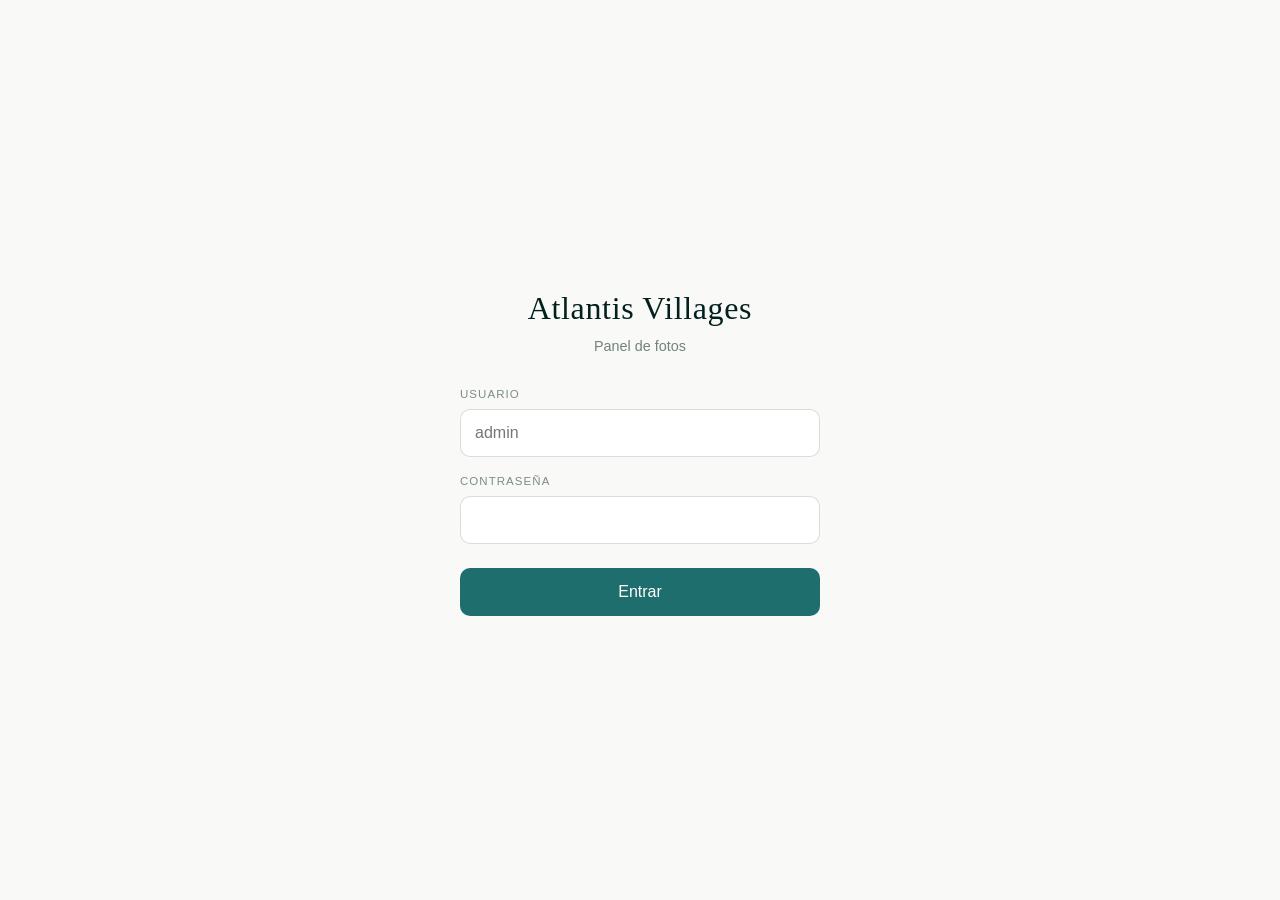
<file: admin.html>
<!doctype html>
<html lang="es">
<head>
<meta charset="utf-8">
<meta name="viewport" content="width=device-width,initial-scale=1,viewport-fit=cover">
<meta name="robots" content="noindex,nofollow">
<!-- Sin esto el navegador busca /favicon.ico por su cuenta y se lleva un 404. -->
<link rel="icon" href="fotos/logo.png">

<!-- connect-src lista Supabase explicitamente: es el unico destino externo al
     que este panel tiene permiso de hablar. Si manana alguien inyecta codigo
     que intente mandar la sesion a otro lado, el navegador lo corta.
     blob: en img-src y media-src es para las vistas previas, que se arman con
     URL.createObjectURL antes de subir nada. -->
<meta http-equiv="Content-Security-Policy" content="
  default-src 'self';
  script-src 'self' 'unsafe-inline';
  style-src 'self' 'unsafe-inline';
  img-src 'self' data: blob:;
  media-src 'self' blob:;
  font-src 'self';
  connect-src 'self' https://fgikqdhopzyhmsyhxsui.supabase.co;
  object-src 'none';
  base-uri 'self';
  form-action 'none'">
<meta name="referrer" content="strict-origin-when-cross-origin">

<title>Atlantis · Fotos</title>
<style>
/* Mismos tokens que index.html: si allá cambia el turquesa, acá también. */
:root{
  --turq:#5BC8C8;
  --green-deep:#1F6E6E;
  --ink:#02211E;
  --bone:#F9F9F7;
  --bone-alt:#f0f0ec;
  --rojo:#c2334d;
  --ok:#1a7f5a;
  --display:"Cormorant Garamond",Garamond,Georgia,serif;
  --body:Inter,-apple-system,"Segoe UI",Roboto,Helvetica,Arial,sans-serif;
  --barra:60px;
}
*{box-sizing:border-box}
html,body{margin:0}
body{
  background:var(--bone);color:var(--ink);font-family:var(--body);font-size:16px;
  line-height:1.5;-webkit-font-smoothing:antialiased;
  /* El área segura del iPhone: sin esto la barra de abajo tapa los botones. */
  padding-bottom:env(safe-area-inset-bottom);
}
button{font-family:inherit;font-size:1rem;cursor:pointer}

/* Todo lo que se toca, mínimo 44px de alto. Es el tamaño de un dedo. */
.btn{
  display:flex;align-items:center;justify-content:center;gap:8px;width:100%;
  min-height:48px;padding:12px 20px;border:0;border-radius:10px;
  font-weight:500;transition:opacity .2s;
}
.btn:active{opacity:.7}
.btn[disabled]{opacity:.45;cursor:not-allowed}
.btn-si{background:var(--green-deep);color:#fff}
.btn-no{background:transparent;color:var(--ink);border:1px solid rgba(2,33,30,.2)}
.btn-peligro{background:var(--rojo);color:#fff}

/* ---------- login ---------- */
#login{min-height:100svh;display:flex;align-items:center;justify-content:center;padding:24px}
#login .caja{width:100%;max-width:360px;text-align:center}
#login h1{font-family:var(--display);font-weight:300;font-size:2rem;letter-spacing:.02em;margin:0 0 4px}
#login .sub{color:rgba(2,33,30,.55);font-size:.9rem;margin:0 0 28px}
#login label{display:block;text-align:left;font-size:.72rem;letter-spacing:.09em;
  text-transform:uppercase;color:rgba(2,33,30,.5);margin:16px 0 6px}
#login input{
  width:100%;min-height:48px;padding:12px 14px;border:1px solid rgba(2,33,30,.15);
  border-radius:10px;background:#fff;color:var(--ink);font-family:inherit;font-size:1rem;
}
#login input:focus{outline:0;border-color:var(--turq);box-shadow:0 0 0 3px rgba(91,200,200,.25)}
#login .btn{margin-top:24px}

/* ---------- panel ---------- */
#panel{display:none}
#panel.visible{display:block}
.barra{
  position:sticky;top:0;z-index:20;background:var(--turq);
  min-height:var(--barra);display:flex;align-items:center;justify-content:space-between;
  padding:0 16px;padding-top:env(safe-area-inset-top);
}
.barra b{font-family:var(--display);font-weight:400;font-size:1.15rem;letter-spacing:.16em}
.barra button{background:none;border:0;color:var(--ink);font-size:.82rem;padding:10px;text-decoration:underline}
.intro{padding:18px 16px 6px;color:rgba(2,33,30,.6);font-size:.86rem}

.rejilla{display:grid;grid-template-columns:repeat(2,1fr);gap:12px;padding:12px 16px 32px}
@media (min-width:640px){ .rejilla{grid-template-columns:repeat(3,1fr);max-width:900px;margin:0 auto} }
@media (min-width:960px){ .rejilla{grid-template-columns:repeat(4,1fr);max-width:1200px} }

.slot{
  background:#fff;border:1px solid rgba(2,33,30,.08);border-radius:12px;overflow:hidden;
  text-align:left;padding:0;display:flex;flex-direction:column;
}
.slot.arrastrando{border-color:var(--turq);box-shadow:0 0 0 3px rgba(91,200,200,.3)}
.slot .mini{
  width:100%;aspect-ratio:4/3;object-fit:cover;display:block;background:var(--bone-alt);
}
.slot .mini.video{background:#02211E}
.slot .pie{padding:9px 11px}
.slot .nom{font-size:.82rem;font-weight:500;display:block;
  white-space:nowrap;overflow:hidden;text-overflow:ellipsis}
.slot .met{font-size:.7rem;color:rgba(2,33,30,.45);display:block;margin-top:1px}
.slot .et{
  display:inline-block;margin-top:6px;margin-right:4px;font-size:.64rem;letter-spacing:.06em;
  text-transform:uppercase;padding:2px 7px;border-radius:20px;
  background:rgba(91,200,200,.22);color:var(--green-deep);
}
.slot .et.auto{background:rgba(2,33,30,.07);color:rgba(2,33,30,.5)}

/* ---------- hoja de preview ---------- */
#hoja{
  position:fixed;inset:0;z-index:40;background:rgba(2,33,30,.55);
  display:none;align-items:flex-end;justify-content:center;
}
#hoja.visible{display:flex}
#hoja .cont{
  background:var(--bone);width:100%;max-width:560px;max-height:92svh;overflow-y:auto;
  border-radius:16px 16px 0 0;padding:20px 18px calc(20px + env(safe-area-inset-bottom));
}
@media (min-width:640px){
  #hoja{align-items:center}
  #hoja .cont{border-radius:16px;max-height:88svh}
}
#hoja h2{font-family:var(--display);font-weight:400;font-size:1.5rem;margin:0 0 2px}
#hoja .quien{color:rgba(2,33,30,.5);font-size:.82rem;margin:0 0 18px}
.compara{display:grid;grid-template-columns:1fr 1fr;gap:10px;margin-bottom:16px}
.compara figure{margin:0}
.compara figcaption{font-size:.68rem;letter-spacing:.07em;text-transform:uppercase;
  color:rgba(2,33,30,.45);margin-bottom:5px}
.compara img,.compara video{width:100%;aspect-ratio:4/3;object-fit:cover;
  border-radius:9px;background:var(--bone-alt);display:block}
.datos{background:#fff;border-radius:10px;padding:12px 14px;margin-bottom:16px;font-size:.84rem}
.datos div{display:flex;justify-content:space-between;gap:12px;padding:3px 0}
.datos div span:first-child{color:rgba(2,33,30,.55)}
.datos b{font-weight:500}
.datos .baja{color:var(--ok)}
#hoja .acciones{display:flex;flex-direction:column;gap:10px}

.aviso{border-radius:10px;padding:12px 14px;font-size:.86rem;margin-bottom:16px}
.aviso.mal{background:rgba(194,51,77,.09);color:#8a2436}
.aviso.ojo{background:rgba(214,150,20,.12);color:#8a6410}
.aviso.ok{background:rgba(26,127,90,.1);color:var(--ok)}
.aviso ul{margin:8px 0 0;padding-left:18px}
.aviso li{margin:3px 0}

#brindis{
  position:fixed;left:50%;transform:translateX(-50%);bottom:calc(24px + env(safe-area-inset-bottom));
  z-index:60;background:var(--ink);color:#fff;padding:13px 22px;border-radius:30px;
  font-size:.88rem;max-width:90vw;text-align:center;opacity:0;pointer-events:none;transition:opacity .25s;
}
#brindis.visible{opacity:1}

.girando{display:inline-block;width:15px;height:15px;border:2px solid rgba(255,255,255,.35);
  border-top-color:#fff;border-radius:50%;animation:giro .7s linear infinite}
@keyframes giro{to{transform:rotate(360deg)}}
</style>
</head>
<body>

<section id="login">
  <div class="caja">
    <h1>Atlantis Villages</h1>
    <p class="sub">Panel de fotos</p>
    <form id="f-login">
      <!-- Pide usuario, no correo. El dominio se lo pega el JS: Supabase Auth
           necesita algo con forma de email, pero nadie tiene que verlo.
           type="text" y no "email" a proposito: con "email" el navegador
           rechaza "admin" por no tener arroba. -->
      <label for="usuario">Usuario</label>
      <input id="usuario" type="text" autocomplete="username" required
             autocapitalize="none" autocorrect="off" spellcheck="false" placeholder="admin">
      <label for="clave">Contraseña</label>
      <input id="clave" type="password" autocomplete="current-password" required>
      <div id="login-error" class="aviso mal" style="display:none;margin-top:16px"></div>
      <button class="btn btn-si" type="submit">Entrar</button>
    </form>
  </div>
</section>

<section id="panel">
  <div class="barra">
    <b>FOTOS</b>
    <button type="button" id="salir">Salir</button>
  </div>
  <p class="intro">Tocá un espacio para cambiar su foto. Vas a ver cómo queda antes de publicar.</p>
  <div class="rejilla" id="rejilla"></div>
</section>

<div id="hoja">
  <div class="cont" id="hoja-cont"></div>
</div>

<div id="brindis"></div>

<!-- El input vive fuera de la rejilla: en iOS, recrearlo por cada toque a
     veces no abre el carrete. Uno solo, reusado, siempre funciona. -->
<input type="file" id="archivo" hidden>

<script>
"use strict";

/* ══════════════════════════════════════════════════════════════════
   Los 16 espacios. La lista es CERRADA a propósito: el servidor valida
   contra esta misma lista, así que un id que no esté acá no existe.
   Los ids son los nombres de archivo actuales sin extensión.
   ══════════════════════════════════════════════════════════════════ */
const SLOTS = [
  { id:"townhouse",         nombre:"Townhouse",          archivo:"fotos/townhouse.webp",         donde:"Alojamiento" },
  { id:"beach-house",       nombre:"Beach House",        archivo:"fotos/beach-house.webp",       donde:"Alojamiento" },
  { id:"loft",              nombre:"Loft",               archivo:"fotos/loft.webp",              donde:"Alojamiento" },
  { id:"habitacion",        nombre:"Habitación",         archivo:"fotos/habitacion.webp",        donde:"Alojamiento" },
  { id:"ubicacion-playa",   nombre:"Camino a la playa",  archivo:"fotos/ubicacion-playa.webp",   donde:"Lámina de Ubicación" },
  { id:"piscina-atardecer", nombre:"Piscina",            archivo:"fotos/piscina-atardecer.webp", donde:"Lámina de Piscinas" },
  { id:"coffee-corner",     nombre:"Coffee corner",      archivo:"fotos/coffee-corner.webp",     donde:"Experiencias" },
  { id:"kit-playa",         nombre:"Kit de playa",       archivo:"fotos/kit-playa.webp",         donde:"Experiencias" },
  { id:"masajes",           nombre:"Masajes",            archivo:"fotos/masajes.webp",           donde:"Experiencias" },
  { id:"tienda",            nombre:"Tienda 24/7",        archivo:"fotos/tienda.webp",            donde:"Experiencias" },
  { id:"planta-electrica",  nombre:"Planta eléctrica",   archivo:"fotos/planta-electrica.webp",  donde:"Experiencias" },
  { id:"lancetilla",        nombre:"Lancetilla",         archivo:"fotos/lancetilla.webp",        donde:"Cerca de acá" },
  { id:"punta-sal",         nombre:"Punta Sal",          archivo:"fotos/punta-sal.webp",         donde:"Cerca de acá" },
  { id:"logo",              nombre:"Logo",               archivo:"fotos/logo.png",               donde:"Marca", alfa:true },

  /* El hero usa CUATRO archivos, no uno. En un teléfono parado se muestra el
     vertical y en el resto el horizontal — el horizontal en un iPhone dejaba
     ver solo el 26% del ancho. Cada video tiene su portada, que es lo que se
     ve mientras carga. */
  /* Dos umbrales, no uno. anchoMin rechaza lo que no sirve; anchoIdeal solo
     avisa. Con un único mínimo alto, el vertical que está publicado hoy (576px,
     salió así porque pasó por WhatsApp) no pasaría su propia validación, y
     rechazar el archivo que ya está en el aire no tiene sentido. */
  { id:"hero-video",        nombre:"Video · computadora", archivo:"fotos/hero.mp4",                 donde:"Hero", video:true,
    orientacion:"horizontal", anchoMin:854, anchoIdeal:1280, poster:"hero-poster" },
  { id:"hero-video-movil",  nombre:"Video · celular",     archivo:"fotos/hero-vertical.mp4",        donde:"Hero", video:true,
    orientacion:"vertical",   anchoMin:480, anchoIdeal:1000, poster:"hero-poster-movil" },
  { id:"hero-poster",       nombre:"Portada · computadora", archivo:"fotos/hero-poster.webp",       donde:"Hero", auto:true },
  { id:"hero-poster-movil", nombre:"Portada · celular",     archivo:"fotos/hero-poster-vertical.webp", donde:"Hero", auto:true }
];

/* Reglas del video. El navegador NO puede recodificar: solo aceptar o
   rechazar, y cuando rechaza tiene que decir cómo arreglarlo.
   La orientación y el ancho mínimo salen de cada slot: el de computadora tiene
   que ser horizontal, el de celular vertical, y no se pueden confundir. */
const VIDEO = { pesoMax: 10 * 1024 * 1024, segMax: 30 };

/* Al reducir, el lado más largo se topa acá. La foto más grande del sitio se
   ve a ~660px CSS; a 2x son 1320. 1600 deja margen y no infla el archivo. */
const LADO_MAX = 1600;

/* Mismo esquema que Stefany: la persona escribe solo el usuario y el codigo le
   pega el dominio. Supabase Auth guarda un correo porque lo necesita, pero no
   existe ni se manda nada a esa direccion.
   Sin usuario -> admin, que es el de siempre. */
const DOMINIO = "@atlantis.local";
const correoDe = u => (u.trim().toLowerCase() || "admin") + DOMINIO;

const $  = s => document.querySelector(s);
const kb = n => n < 1024 * 1024 ? Math.round(n / 1024) + " KB"
                                : (n / 1024 / 1024).toFixed(1) + " MB";

let pendiente = null;   // { slot, blob, url, ext, meta }
let slotActivo = null;

/* ══════════════════════════════════════════════════════════════════
   Puente hacia el backend de Codex.
   Todo lo que toque Supabase o GitHub entra y sale por acá. Mientras no
   exista, el panel corre entero contra estos stubs: se puede probar el
   flujo completo sin backend. Codex reemplaza window.API y listo.
   ══════════════════════════════════════════════════════════════════ */
const SUPABASE_URL  = "https://fgikqdhopzyhmsyhxsui.supabase.co";
const SUPABASE_ANON = "sb_publishable_Kz8lZKSg1ygjB_Ef6YkjWA_wOxYEAaY";

/* Va con fetch pelado y no con la libreria de Supabase: son cuatro llamadas
   y traerla de un CDN significaria volver a depender de un tercero, justo
   despues de haber sacado a Google del sitio. */
window.API = window.API || (() => {
  const LLAVE = "atlantis-sesion";
  let sesion = null;

  try { sesion = JSON.parse(localStorage.getItem(LLAVE) || "null"); } catch {}

  const guardar = s => {
    sesion = s;
    if (s) localStorage.setItem(LLAVE, JSON.stringify(s));
    else localStorage.removeItem(LLAVE);
  };

  async function pedirToken(cuerpo, tipo) {
    const r = await fetch(`${SUPABASE_URL}/auth/v1/token?grant_type=${tipo}`, {
      method: "POST",
      headers: { apikey: SUPABASE_ANON, "Content-Type": "application/json" },
      body: JSON.stringify(cuerpo)
    });
    const d = await r.json().catch(() => ({}));
    if (!r.ok) {
      throw Object.assign(new Error(d.error_description || d.msg || "no se pudo entrar"),
        { code: r.status === 400 ? "credenciales" : "red" });
    }
    return d;
  }

  /* El access_token dura una hora. Antes de cada publicacion se revisa y, si
     esta por vencer, se renueva con el refresh_token: si no, subir una foto
     grande justo al filo fallaba con la sesion vencida a mitad de camino. */
  async function tokenVivo() {
    if (!sesion) throw Object.assign(new Error("sin sesion"), { code: "SESSION_EXPIRED" });
    if (Date.now() < sesion.vence - 120000) return sesion.access_token;
    const d = await pedirToken({ refresh_token: sesion.refresh_token }, "refresh_token");
    guardar({ access_token: d.access_token, refresh_token: d.refresh_token,
              vence: Date.now() + d.expires_in * 1000, usuario: d.user });
    return sesion.access_token;
  }

  return {
    simulado: false,

    async entrar(correo, clave) {
      const d = await pedirToken({ email: correo, password: clave }, "password");
      guardar({ access_token: d.access_token, refresh_token: d.refresh_token,
                vence: Date.now() + d.expires_in * 1000, usuario: d.user });
      return d.user;
    },

    async salir() {
      try {
        if (sesion) await fetch(`${SUPABASE_URL}/auth/v1/logout`, {
          method: "POST",
          headers: { apikey: SUPABASE_ANON, Authorization: `Bearer ${sesion.access_token}` }
        });
      } catch {}
      guardar(null);
    },

    async sesion() {
      if (!sesion) return null;
      try { await tokenVivo(); return sesion.usuario; }
      catch { guardar(null); return null; }
    },

    async publicarMedio({ slot, blob, ext }) {
      const token = await tokenVivo();
      const cuerpo = new FormData();
      cuerpo.append("slot", slot);
      cuerpo.append("file", blob, `${slot}.${ext}`);
      const r = await fetch(`${SUPABASE_URL}/functions/v1/publicar-media`, {
        method: "POST",
        headers: { apikey: SUPABASE_ANON, Authorization: `Bearer ${token}` },
        body: cuerpo   // sin Content-Type: lo pone el navegador con su boundary
      });
      const d = await r.json().catch(() => ({}));
      if (!r.ok || !d.ok) {
        throw Object.assign(new Error(d.message || `error ${r.status}`), { code: d.code || "GITHUB_ERROR" });
      }
      return { url: d.path, hash: d.hash, commit: d.commit };
    }
  };
})();

/* ══════════════════════════════════════════════════════════════════
   Login
   ══════════════════════════════════════════════════════════════════ */
$("#f-login").addEventListener("submit", async e => {
  e.preventDefault();
  const btn = e.target.querySelector("button");
  const err = $("#login-error");
  err.style.display = "none";
  btn.disabled = true;
  btn.innerHTML = '<span class="girando"></span> Entrando…';
  try {
    await window.API.entrar(correoDe($("#usuario").value), $("#clave").value);
    abrirPanel();
  } catch (ex) {
    err.textContent = ex.code === "credenciales"
      ? "Usuario o contraseña incorrectos."
      : "No se pudo entrar: " + ex.message;
    err.style.display = "";
  } finally {
    btn.disabled = false;
    btn.textContent = "Entrar";
  }
});

$("#salir").addEventListener("click", async () => {
  await window.API.salir();
  $("#panel").classList.remove("visible");
  $("#login").style.display = "";
  $("#clave").value = "";
});

function abrirPanel() {
  $("#login").style.display = "none";
  $("#panel").classList.add("visible");
  dibujarRejilla();
  if (window.API.simulado) {
    brindis("Modo prueba: nada se publica de verdad todavía");
  }
}

/* ══════════════════════════════════════════════════════════════════
   Rejilla
   ══════════════════════════════════════════════════════════════════ */
function dibujarRejilla() {
  const r = $("#rejilla");
  r.innerHTML = "";
  for (const s of SLOTS) {
    const el = document.createElement("div");
    el.className = "slot";
    el.dataset.id = s.id;
    el.innerHTML = `
      ${s.video
        ? `<video class="mini video" src="${s.archivo}" muted playsinline preload="metadata"></video>`
        : `<img class="mini" src="${s.archivo}" alt="" loading="lazy">`}
      <div class="pie">
        <span class="nom">${s.nombre}</span>
        <span class="met" data-met>${s.donde}</span>
        ${s.video ? `<span class="et">video ${s.orientacion === "vertical" ? "vertical" : "horizontal"}</span>` : ""}
        ${s.auto ? '<span class="et auto">se genera sola</span>' : ""}
      </div>`;
    el.addEventListener("click", () => elegir(s));
    // Arrastrar y soltar, para cuando se usa desde la compu.
    el.addEventListener("dragover", ev => { ev.preventDefault(); el.classList.add("arrastrando"); });
    el.addEventListener("dragleave", () => el.classList.remove("arrastrando"));
    el.addEventListener("drop", ev => {
      ev.preventDefault();
      el.classList.remove("arrastrando");
      if (ev.dataTransfer.files[0]) recibir(s, ev.dataTransfer.files[0]);
    });
    r.appendChild(el);
    pesoDe(s, el.querySelector("[data-met]"));
  }
}

/* El peso del archivo actual. Desde file:// esto falla — no pasa nada, se
   queda con el nombre de la sección. */
async function pesoDe(s, destino) {
  try {
    const res = await fetch(s.archivo, { method: "HEAD" });
    const n = Number(res.headers.get("content-length"));
    if (n) destino.textContent = s.donde + " · " + kb(n);
  } catch {}
}

function elegir(s) {
  slotActivo = s;
  const inp = $("#archivo");
  inp.accept = s.video ? "video/mp4,video/quicktime" : "image/*";
  inp.value = "";      // sin esto, elegir el mismo archivo dos veces no dispara change
  inp.click();
}

$("#archivo").addEventListener("change", e => {
  if (e.target.files[0] && slotActivo) recibir(slotActivo, e.target.files[0]);
});

function recibir(s, file) {
  slotActivo = s;
  (s.video ? prepararVideo : prepararImagen)(s, file).catch(ex => {
    abrirHoja(s, `<div class="aviso mal">${ex.message}</div>`, false);
  });
}

/* ══════════════════════════════════════════════════════════════════
   Imágenes: reducir y convertir
   ══════════════════════════════════════════════════════════════════ */
async function prepararImagen(s, file) {
  if (!file.type.startsWith("image/")) {
    throw new Error("Eso no es una foto. Elegí un archivo de imagen.");
  }
  abrirHoja(s, `<p style="text-align:center;padding:30px 0;color:rgba(2,33,30,.5)">
    <span class="girando" style="border-color:rgba(2,33,30,.2);border-top-color:var(--green-deep)"></span>
    &nbsp; Preparando la foto…</p>`, false);

  const img = await cargarImagen(file);
  const escala = Math.min(1, LADO_MAX / Math.max(img.width, img.height));
  const w = Math.round(img.width * escala), h = Math.round(img.height * escala);

  const c = document.createElement("canvas");
  c.width = w; c.height = h;
  const ctx = c.getContext("2d");
  // Sin fondo blanco: el logo tiene transparencia y hay que conservarla.
  ctx.drawImage(img, 0, 0, w, h);

  const { blob, ext, aviso } = await aWebp(c, s);
  const url = URL.createObjectURL(blob);

  pendiente = { slot: s, blob, url, ext,
    meta: { w, h, wOrig: img.width, hOrig: img.height, pesoOrig: file.size, peso: blob.size } };

  mostrarPreviewImagen(s, aviso);
}

function cargarImagen(file) {
  return new Promise((ok, mal) => {
    const url = URL.createObjectURL(file);
    const img = new Image();
    img.onload = () => { URL.revokeObjectURL(url); ok(img); };
    img.onerror = () => { URL.revokeObjectURL(url);
      mal(new Error("No pude abrir esa foto. Si viene del iPhone en formato HEIC, mandátela por WhatsApp a vos mismo y usá la que llega — llega en JPG.")); };
    img.src = url;
  });
}

/* Safari viejo no sabe codificar WebP y toBlob NO avisa: devuelve un PNG con
   la misma llamada. Una foto de iPhone así queda en 4-6 MB en vez de 200 KB.
   Por eso se revisa blob.type y se cae a JPEG, que sí soporta todo el mundo. */
function aWebp(canvas, s) {
  return new Promise(ok => {
    canvas.toBlob(b1 => {
      if (b1 && b1.type === "image/webp") return ok({ blob: b1, ext: "webp", aviso: null });
      canvas.toBlob(b2 => ok({
        blob: b2, ext: "jpg",
        aviso: s.alfa
          ? "Este navegador no sabe guardar WebP, así que va en JPG — y el JPG no guarda transparencia. Para el logo, mejor hacelo desde la computadora."
          : "Este navegador no sabe guardar WebP, así que va en JPG. Pesa un poco más pero se ve igual."
      }), "image/jpeg", 0.82);
    }, "image/webp", 0.82);
  });
}

function mostrarPreviewImagen(s, aviso) {
  const m = pendiente.meta;
  const bajo = m.peso < m.pesoOrig;
  abrirHoja(s, `
    ${aviso ? `<div class="aviso mal">${aviso}</div>` : ""}
    <div class="compara">
      <figure><figcaption>Ahora</figcaption><img src="${s.archivo}" alt=""></figure>
      <figure><figcaption>Nueva</figcaption><img src="${pendiente.url}" alt=""></figure>
    </div>
    <div class="datos">
      <div><span>Tamaño</span><b>${m.wOrig}×${m.hOrig} → ${m.w}×${m.h}</b></div>
      <div><span>Peso</span><b class="${bajo ? "baja" : ""}">${kb(m.pesoOrig)} → ${kb(m.peso)}${
        bajo ? " (−" + Math.round(100 - m.peso / m.pesoOrig * 100) + "%)" : ""}</b></div>
      <div><span>Formato</span><b>${pendiente.ext.toUpperCase()}</b></div>
    </div>`, true);
}

/* ══════════════════════════════════════════════════════════════════
   Video: solo validar. Recodificar en el navegador no se puede.
   ══════════════════════════════════════════════════════════════════ */
async function prepararVideo(s, file) {
  abrirHoja(s, `<p style="text-align:center;padding:30px 0;color:rgba(2,33,30,.5)">
    <span class="girando" style="border-color:rgba(2,33,30,.2);border-top-color:var(--green-deep)"></span>
    &nbsp; Revisando el video…</p>`, false);

  const fallas = [];   // impiden publicar
  const avisos = [];   // se pueden publicar igual, pero conviene saberlo
  if (file.size > VIDEO.pesoMax) {
    fallas.push(`Pesa ${kb(file.size)} y el máximo es ${kb(VIDEO.pesoMax)}. Exportalo más liviano o más corto.`);
  }

  const codec = await codecDe(file);
  if (codec === "hevc") {
    fallas.push("Está en HEVC y hace falta H.264, que es el que reproducen todos los navegadores. " +
      "En el iPhone: Ajustes → Cámara → Formatos → “Más compatible”, y volvé a exportarlo.");
  }

  let meta = null;
  try {
    meta = await metaVideo(file);
    if (meta.dur > VIDEO.segMax) {
      fallas.push(`Dura ${meta.dur.toFixed(0)} segundos y el máximo es ${VIDEO.segMax}.`);
    }
    if (meta.w < s.anchoMin) {
      fallas.push(`Mide ${meta.w} de ancho, que es demasiado poco para usarlo. Hacen falta ${s.anchoMin} como mínimo.`);
    } else if (meta.w < s.anchoIdeal) {
      // Avisa pero deja publicar: es peor calidad, no está roto.
      avisos.push(`Mide ${meta.w} de ancho. Lo ideal son ${s.anchoIdeal} o más — con menos se ve blando. ` +
        (s.orientacion === "vertical"
          ? "Si te lo mandaron por WhatsApp, ahí se achica solo: pedilo por AirDrop, correo o Drive y se ve mucho mejor."
          : "Se puede publicar igual, pero en pantalla grande se nota."));
    }
    // Cada slot tiene su forma y no se pueden cruzar: el vertical en el espacio
    // de computadora se ve como una tira, y al revés igual.
    const esVertical = meta.h > meta.w;
    if (s.orientacion === "horizontal" && esVertical) {
      fallas.push("Está vertical y este espacio es el de computadora, que lo muestra a lo ancho. " +
        "Si querés usarlo en el teléfono, va en “Video · celular”.");
    }
    if (s.orientacion === "vertical" && !esVertical) {
      fallas.push("Está horizontal y este espacio es el del teléfono, que lo muestra a lo alto. " +
        "Si querés usarlo en la computadora, va en “Video · computadora”.");
    }
  } catch {
    fallas.push("Este navegador no pudo abrir el video, lo que casi siempre significa que el formato no sirve para la web. Tiene que ser MP4 con H.264.");
  }

  if (fallas.length) {
    pendiente = null;
    abrirHoja(s, `<div class="aviso mal"><b>No puedo publicar este video:</b>
      <ul>${fallas.map(f => `<li>${f}</li>`).join("")}</ul></div>`, false);
    return;
  }

  pendiente = { slot: s, blob: file, url: URL.createObjectURL(file), ext: "mp4",
    meta: { ...meta, peso: file.size } };

  abrirHoja(s, `
    ${avisos.length ? `<div class="aviso ojo"><b>Se puede publicar, pero ojo:</b>
      <ul>${avisos.map(a => `<li>${a}</li>`).join("")}</ul></div>` : ""}
    <div class="compara">
      <figure><figcaption>Ahora</figcaption><video src="${s.archivo}" muted playsinline preload="metadata"></video></figure>
      <figure><figcaption>Nuevo</figcaption><video src="${pendiente.url}" muted playsinline autoplay loop></video></figure>
    </div>
    <div class="datos">
      <div><span>Tamaño</span><b>${meta.w}×${meta.h}</b></div>
      <div><span>Duración</span><b>${meta.dur.toFixed(1)} s</b></div>
      <div><span>Peso</span><b>${kb(file.size)}</b></div>
    </div>
    <div class="aviso ok">La portada se genera sola del primer cuadro de este video.
      El audio no se puede revisar desde el navegador, pero el hero va en silencio igual.</div>`, true);
}

/* Con ciertos archivos el navegador no dispara ni loadedmetadata ni error:
   se queda callado. Sin este límite la pantalla queda en "Revisando…" para
   siempre y no hay forma de salir salvo cerrar. */
function metaVideo(file) {
  return new Promise((ok, mal) => {
    const v = document.createElement("video");
    v.preload = "metadata";
    v.muted = true;
    v.playsInline = true;
    const url = URL.createObjectURL(file);
    let listo = false;
    const cerrar = () => { listo = true; URL.revokeObjectURL(url); v.removeAttribute("src"); v.load(); };
    v.onloadedmetadata = () => {
      if (listo) return;
      const d = { w: v.videoWidth, h: v.videoHeight, dur: v.duration };
      cerrar();
      ok(d);
    };
    v.onerror = () => { if (listo) return; cerrar(); mal(new Error("no abre")); };
    setTimeout(() => { if (!listo) { cerrar(); mal(new Error("tardo demasiado")); } }, 8000);
    v.src = url;
    // Safari en iOS a veces no carga los metadatos hasta que se lo pide
    // explícitamente, aunque preload diga metadata.
    v.load();
  });
}

/* Safari en iPhone reproduce HEVC sin chistar, así que preguntarle al
   navegador si puede no sirve para saber qué trae el archivo. Se buscan las
   marcas de codec dentro del MP4: 'avc1' es H.264, 'hvc1'/'hev1' son HEVC.
   Están en el moov, que suele venir al principio o al final; con leer los
   primeros y los últimos 512 KB alcanza. */
async function codecDe(file) {
  const trozos = [file.slice(0, 512 * 1024)];
  if (file.size > 1024 * 1024) trozos.push(file.slice(file.size - 512 * 1024));
  for (const t of trozos) {
    const txt = new TextDecoder("latin1").decode(await t.arrayBuffer());
    if (txt.includes("avc1") || txt.includes("avc3")) return "h264";
    if (txt.includes("hvc1") || txt.includes("hev1")) return "hevc";
  }
  return "desconocido";
}

/* ══════════════════════════════════════════════════════════════════
   Hoja y publicación
   ══════════════════════════════════════════════════════════════════ */
function abrirHoja(s, cuerpo, conPublicar) {
  $("#hoja-cont").innerHTML = `
    <h2>${s.nombre}</h2>
    <p class="quien">${s.donde}</p>
    ${cuerpo}
    <div class="acciones">
      ${conPublicar ? '<button class="btn btn-si" id="b-publicar">Publicar</button>' : ""}
      <button class="btn btn-no" id="b-cerrar">${conPublicar ? "Cancelar" : "Cerrar"}</button>
    </div>`;
  $("#hoja").classList.add("visible");
  $("#b-cerrar").addEventListener("click", cerrarHoja);
  const p = $("#b-publicar");
  if (p) p.addEventListener("click", publicar);
}

function cerrarHoja() {
  $("#hoja").classList.remove("visible");
  if (pendiente) URL.revokeObjectURL(pendiente.url);
  pendiente = null;
}

/* Saca el primer cuadro del video para usarlo de portada.
   Se usa el segundo 0 y no uno más adelante: la portada es lo que se ve
   mientras el video carga, así que si no es exactamente el primer cuadro se
   nota un salto al arrancar. */
async function posterDeVideo(blob) {
  const v = document.createElement("video");
  v.muted = true;
  v.playsInline = true;
  const url = URL.createObjectURL(blob);
  try {
    await new Promise((ok, mal) => {
      v.onloadeddata = ok;
      v.onerror = () => mal(new Error("no se pudo leer el video"));
      setTimeout(() => mal(new Error("el video tardó demasiado")), 8000);
      v.src = url;
      v.load();
    });
    v.currentTime = 0;
    await new Promise(ok => { v.onseeked = ok; setTimeout(ok, 1200); });
    const c = document.createElement("canvas");
    c.width = v.videoWidth;
    c.height = v.videoHeight;
    c.getContext("2d").drawImage(v, 0, 0);
    return await new Promise(ok => {
      c.toBlob(b1 => {
        if (b1 && b1.type === "image/webp") return ok({ blob: b1, ext: "webp" });
        c.toBlob(b2 => ok({ blob: b2, ext: "jpg" }), "image/jpeg", .82);
      }, "image/webp", .78);
    });
  } finally {
    URL.revokeObjectURL(url);
  }
}

async function publicar() {
  if (!pendiente) return;
  const btn = $("#b-publicar"), cancelar = $("#b-cerrar");
  const p = pendiente;
  btn.disabled = cancelar.disabled = true;
  btn.innerHTML = '<span class="girando"></span> Publicando…';
  try {
    const r = await window.API.publicarMedio({ slot: p.slot.id, blob: p.blob, ext: p.ext });
    // La miniatura pasa a la nueva sin recargar la página.
    const celda = document.querySelector(`.slot[data-id="${p.slot.id}"] .mini`);
    if (celda) celda.src = p.url;
    p.slot.archivo = r.url;

    /* Si es un video del hero, su portada se regenera sola. Dejarla a mano es
       pedir que algún día quede la portada de un video que ya no existe. */
    let avisoPortada = "";
    if (p.slot.poster) {
      btn.innerHTML = '<span class="girando"></span> Generando la portada…';
      const destino = SLOTS.find(s => s.id === p.slot.poster);
      try {
        const port = await posterDeVideo(p.blob);
        const rp = await window.API.publicarMedio({
          slot: p.slot.poster, blob: port.blob, ext: port.ext
        });
        if (destino) {
          destino.archivo = rp.url;
          const cp = document.querySelector(`.slot[data-id="${p.slot.poster}"] .mini`);
          if (cp) cp.src = URL.createObjectURL(port.blob);
        }
      } catch (e) {
        // El video sí quedó publicado: no es para tirar todo abajo.
        avisoPortada = " La portada no se pudo generar sola, cambiala a mano.";
      }
    }

    pendiente = null;   // sin revocar la url: la sigue usando la miniatura
    $("#hoja").classList.remove("visible");
    brindis((window.API.simulado
      ? "Listo (simulado, no se publicó nada)"
      : "Publicado. En un minuto y medio se ve en la web.") + avisoPortada);
  } catch (ex) {
    // Los códigos en mayúscula son los que devuelve la Edge Function.
    const msg = {
      SESSION_EXPIRED: "Se venció la sesión. Salí y volvé a entrar.",
      FORBIDDEN:       "Ese usuario no tiene permiso para publicar.",
      INVALID_SLOT:    "Ese espacio no existe. Recargá la página.",
      INVALID_TYPE:    "El servidor no reconoció el archivo. Probá con otra foto.",
      FILE_TOO_LARGE:  "El archivo pesa demasiado para el servidor.",
      CONFLICT:        "Algo más cambió el sitio al mismo tiempo. Probá de nuevo.",
      GITHUB_ERROR:    "No se pudo guardar en el sitio. Probá de nuevo en un minuto.",
      CONFIG_ERROR:    "Al servidor le falta configuración. Avisale a quien lo instaló.",
      BAD_REQUEST:     "La petición salió mal armada. Recargá la página.",
      red:             "Sin conexión con el servidor."
    }[ex.code] || ("No se pudo publicar: " + ex.message);
    const aviso = document.createElement("div");
    aviso.className = "aviso mal";
    aviso.textContent = msg;
    $("#hoja-cont").prepend(aviso);
    btn.disabled = cancelar.disabled = false;
    btn.textContent = "Reintentar";
  }
}

let brindisT;
function brindis(txt) {
  const b = $("#brindis");
  b.textContent = txt;
  b.classList.add("visible");
  clearTimeout(brindisT);
  brindisT = setTimeout(() => b.classList.remove("visible"), 3600);
}

/* Si ya hay sesión abierta, saltarse el login. */
(async () => {
  try { if (await window.API.sesion()) abrirPanel(); } catch {}
})();
</script>
</body>
</html>
</file>
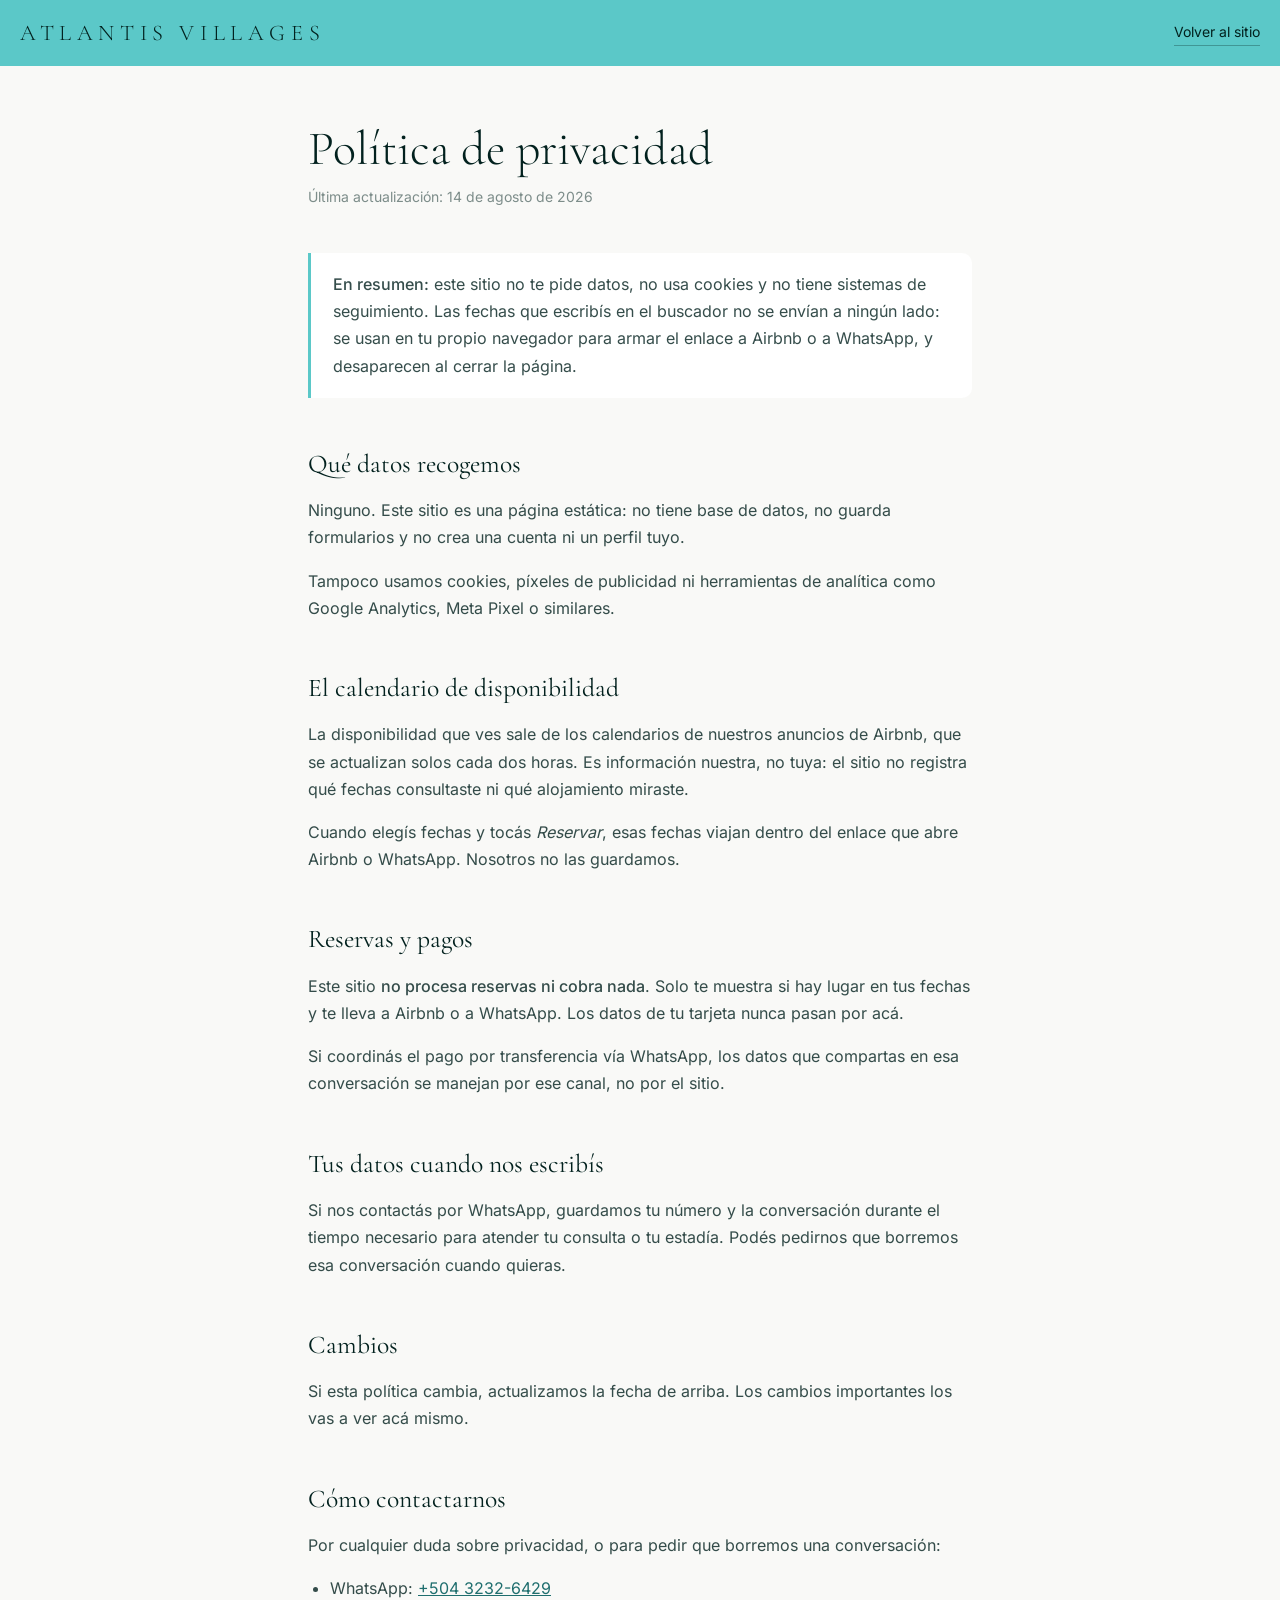
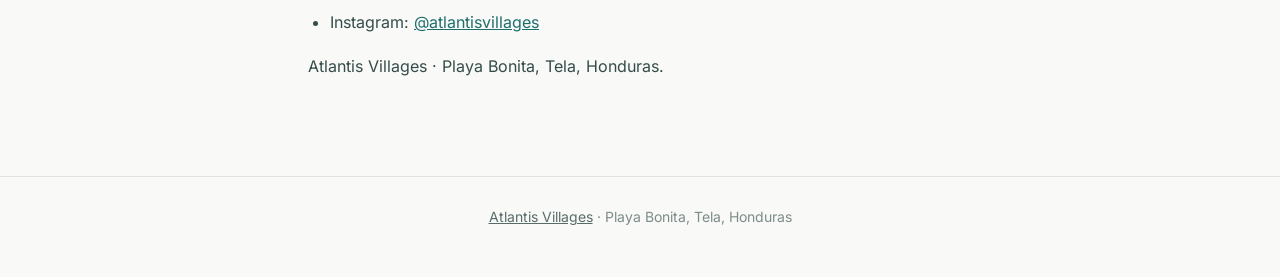
<file: privacidad.html>
<!doctype html>
<html lang="es">
<head>
<meta charset="utf-8">
<meta name="viewport" content="width=device-width, initial-scale=1">
<title>Política de privacidad · Atlantis Villages</title>
<meta name="description" content="Qué datos recoge el sitio de Atlantis Villages y qué terceros intervienen.">
<meta http-equiv="Content-Security-Policy" content="
  default-src 'self';
  style-src 'self' 'unsafe-inline';
  img-src 'self' data:;
  font-src 'self';
  script-src 'none';
  connect-src 'none';
  object-src 'none';
  base-uri 'self';
  form-action 'none'">
<meta name="referrer" content="strict-origin-when-cross-origin">
<link rel="icon" href="fotos/logo.png">
<link rel="stylesheet" href="fuentes.css">
<style>
/* Mismos tokens que index.html */
:root{
  --turq:#5BC8C8;
  --green-deep:#1F6E6E;
  --ink:#02211E;
  --bone:#F9F9F7;
  --display:"Cormorant Garamond",Garamond,Georgia,serif;
  --body:Inter,-apple-system,"Segoe UI",Roboto,Helvetica,Arial,sans-serif;
  --nav-h:66px;
}
*{box-sizing:border-box}
html{scroll-behavior:smooth}
body{margin:0;background:var(--bone);color:var(--ink);font-family:var(--body);
  font-size:16px;line-height:1.7;-webkit-font-smoothing:antialiased}

nav{position:sticky;top:0;z-index:20;background:var(--turq)}
.nav-in{display:flex;align-items:center;justify-content:space-between;height:var(--nav-h);
  max-width:1280px;margin:0 auto;padding:0 20px}
.brand{font-family:var(--display);font-weight:300;color:var(--ink);font-size:1.4rem;
  letter-spacing:.25em;text-decoration:none;white-space:nowrap}
.volver{color:var(--ink);text-decoration:none;font-size:.875rem;border-bottom:1px solid rgba(2,33,30,.3);padding-bottom:2px}

main{max-width:44rem;margin:0 auto;padding:56px 20px 80px}
h1{font-family:var(--display);font-weight:300;font-size:clamp(2rem,5vw,3rem);line-height:1.15;margin:0 0 8px}
.fecha{color:rgba(2,33,30,.5);font-size:.875rem;margin:0 0 44px}
h2{font-family:var(--display);font-weight:400;font-size:1.6rem;margin:44px 0 12px}
p{margin:0 0 16px;color:rgba(2,33,30,.8)}
ul{margin:0 0 16px;padding-left:22px;color:rgba(2,33,30,.8)}
li{margin:7px 0}
a{color:var(--green-deep)}
strong{font-weight:500}

.destacado{background:#fff;border-left:3px solid var(--turq);border-radius:0 10px 10px 0;
  padding:18px 22px;margin:0 0 28px}
.destacado p:last-child{margin:0}

footer{border-top:1px solid rgba(2,33,30,.1);padding:28px 20px 48px;text-align:center;
  color:rgba(2,33,30,.5);font-size:.875rem}
footer a{color:rgba(2,33,30,.65)}
</style>
</head>
<body>

<nav>
  <div class="nav-in">
    <a class="brand" href="index.html">ATLANTIS VILLAGES</a>
    <a class="volver" href="index.html">Volver al sitio</a>
  </div>
</nav>

<main>
  <h1>Política de privacidad</h1>
  <p class="fecha">Última actualización: 14 de agosto de 2026</p>

  <div class="destacado">
    <p><strong>En resumen:</strong> este sitio no te pide datos, no usa cookies y no
    tiene sistemas de seguimiento. Las fechas que escribís en el buscador no se envían
    a ningún lado: se usan en tu propio navegador para armar el enlace a Airbnb o a
    WhatsApp, y desaparecen al cerrar la página.</p>
  </div>

  <h2>Qué datos recogemos</h2>
  <p>Ninguno. Este sitio es una página estática: no tiene base de datos, no guarda
  formularios y no crea una cuenta ni un perfil tuyo.</p>
  <p>Tampoco usamos cookies, píxeles de publicidad ni herramientas de analítica
  como Google Analytics, Meta Pixel o similares.</p>

  <h2>El calendario de disponibilidad</h2>
  <p>La disponibilidad que ves sale de los calendarios de nuestros anuncios de Airbnb,
  que se actualizan solos cada dos horas. Es información nuestra, no tuya: el sitio
  no registra qué fechas consultaste ni qué alojamiento miraste.</p>
  <p>Cuando elegís fechas y tocás <em>Reservar</em>, esas fechas viajan dentro del
  enlace que abre Airbnb o WhatsApp. Nosotros no las guardamos.</p>

  <h2>Reservas y pagos</h2>
  <p>Este sitio <strong>no procesa reservas ni cobra nada</strong>. Solo te muestra si
  hay lugar en tus fechas y te lleva a Airbnb o a WhatsApp. Los datos de tu tarjeta
  nunca pasan por acá.</p>
  <p>Si coordinás el pago por transferencia vía WhatsApp, los datos que compartas en
  esa conversación se manejan por ese canal, no por el sitio.</p>

  <h2>Tus datos cuando nos escribís</h2>
  <p>Si nos contactás por WhatsApp, guardamos tu número y la conversación durante el
  tiempo necesario para atender tu consulta o tu estadía. Podés pedirnos que borremos
  esa conversación cuando quieras.</p>

  <h2>Cambios</h2>
  <p>Si esta política cambia, actualizamos la fecha de arriba. Los cambios importantes
  los vas a ver acá mismo.</p>

  <h2>Cómo contactarnos</h2>
  <p>Por cualquier duda sobre privacidad, o para pedir que borremos una conversación:</p>
  <ul>
    <li>WhatsApp: <a href="https://wa.me/50432326429" target="_blank" rel="noopener">+504 3232-6429</a></li>
    <li>Instagram: <a href="https://www.instagram.com/atlantisvillages" target="_blank" rel="noopener">@atlantisvillages</a></li>
  </ul>
  <p>Atlantis Villages · Playa Bonita, Tela, Honduras.</p>
</main>

<footer>
  <a href="index.html">Atlantis Villages</a> · Playa Bonita, Tela, Honduras
</footer>

</body>
</html>
</file>
<file: fuentes.css>
/* Tipografias servidas desde el propio sitio.
 *
 * Antes se pedian a fonts.googleapis.com en cada visita, lo que significaba
 * que Google veia la IP de cada persona que abria la pagina. Bajandolas una
 * vez, nadie de afuera se entera de nada -- y se ahorra el viaje a otro
 * servidor, asi que carga un poco mas rapido.
 *
 * Solo latin y latin-ext: el sitio esta en espanol. Los juegos cirilico,
 * griego y vietnamita eran 38 de los 58 archivos y no los usa nadie aca.
 *
 * Generado por scripts/fuentes.mjs - no editar a mano.
 */

@font-face {
  font-family: 'Cormorant Garamond';
  font-style: italic;
  font-weight: 300;
  font-display: swap;
  src: url(fuentes/cormorant-garamond-300-italic-latin-ext.woff2) format('woff2');
  unicode-range: U+0100-02BA, U+02BD-02C5, U+02C7-02CC, U+02CE-02D7, U+02DD-02FF, U+0304, U+0308, U+0329, U+1D00-1DBF, U+1E00-1E9F, U+1EF2-1EFF, U+2020, U+20A0-20AB, U+20AD-20C0, U+2113, U+2C60-2C7F, U+A720-A7FF;
}

@font-face {
  font-family: 'Cormorant Garamond';
  font-style: italic;
  font-weight: 300;
  font-display: swap;
  src: url(fuentes/cormorant-garamond-300-italic-latin.woff2) format('woff2');
  unicode-range: U+0000-00FF, U+0131, U+0152-0153, U+02BB-02BC, U+02C6, U+02DA, U+02DC, U+0304, U+0308, U+0329, U+2000-206F, U+20AC, U+2122, U+2191, U+2193, U+2212, U+2215, U+FEFF, U+FFFD;
}

@font-face {
  font-family: 'Cormorant Garamond';
  font-style: italic;
  font-weight: 400;
  font-display: swap;
  src: url(fuentes/cormorant-garamond-400-italic-latin-ext.woff2) format('woff2');
  unicode-range: U+0100-02BA, U+02BD-02C5, U+02C7-02CC, U+02CE-02D7, U+02DD-02FF, U+0304, U+0308, U+0329, U+1D00-1DBF, U+1E00-1E9F, U+1EF2-1EFF, U+2020, U+20A0-20AB, U+20AD-20C0, U+2113, U+2C60-2C7F, U+A720-A7FF;
}

@font-face {
  font-family: 'Cormorant Garamond';
  font-style: italic;
  font-weight: 400;
  font-display: swap;
  src: url(fuentes/cormorant-garamond-400-italic-latin.woff2) format('woff2');
  unicode-range: U+0000-00FF, U+0131, U+0152-0153, U+02BB-02BC, U+02C6, U+02DA, U+02DC, U+0304, U+0308, U+0329, U+2000-206F, U+20AC, U+2122, U+2191, U+2193, U+2212, U+2215, U+FEFF, U+FFFD;
}

@font-face {
  font-family: 'Cormorant Garamond';
  font-style: normal;
  font-weight: 300;
  font-display: swap;
  src: url(fuentes/cormorant-garamond-300-latin-ext.woff2) format('woff2');
  unicode-range: U+0100-02BA, U+02BD-02C5, U+02C7-02CC, U+02CE-02D7, U+02DD-02FF, U+0304, U+0308, U+0329, U+1D00-1DBF, U+1E00-1E9F, U+1EF2-1EFF, U+2020, U+20A0-20AB, U+20AD-20C0, U+2113, U+2C60-2C7F, U+A720-A7FF;
}

@font-face {
  font-family: 'Cormorant Garamond';
  font-style: normal;
  font-weight: 300;
  font-display: swap;
  src: url(fuentes/cormorant-garamond-300-latin.woff2) format('woff2');
  unicode-range: U+0000-00FF, U+0131, U+0152-0153, U+02BB-02BC, U+02C6, U+02DA, U+02DC, U+0304, U+0308, U+0329, U+2000-206F, U+20AC, U+2122, U+2191, U+2193, U+2212, U+2215, U+FEFF, U+FFFD;
}

@font-face {
  font-family: 'Cormorant Garamond';
  font-style: normal;
  font-weight: 400;
  font-display: swap;
  src: url(fuentes/cormorant-garamond-400-latin-ext.woff2) format('woff2');
  unicode-range: U+0100-02BA, U+02BD-02C5, U+02C7-02CC, U+02CE-02D7, U+02DD-02FF, U+0304, U+0308, U+0329, U+1D00-1DBF, U+1E00-1E9F, U+1EF2-1EFF, U+2020, U+20A0-20AB, U+20AD-20C0, U+2113, U+2C60-2C7F, U+A720-A7FF;
}

@font-face {
  font-family: 'Cormorant Garamond';
  font-style: normal;
  font-weight: 400;
  font-display: swap;
  src: url(fuentes/cormorant-garamond-400-latin.woff2) format('woff2');
  unicode-range: U+0000-00FF, U+0131, U+0152-0153, U+02BB-02BC, U+02C6, U+02DA, U+02DC, U+0304, U+0308, U+0329, U+2000-206F, U+20AC, U+2122, U+2191, U+2193, U+2212, U+2215, U+FEFF, U+FFFD;
}

@font-face {
  font-family: 'Cormorant Garamond';
  font-style: normal;
  font-weight: 500;
  font-display: swap;
  src: url(fuentes/cormorant-garamond-500-latin-ext.woff2) format('woff2');
  unicode-range: U+0100-02BA, U+02BD-02C5, U+02C7-02CC, U+02CE-02D7, U+02DD-02FF, U+0304, U+0308, U+0329, U+1D00-1DBF, U+1E00-1E9F, U+1EF2-1EFF, U+2020, U+20A0-20AB, U+20AD-20C0, U+2113, U+2C60-2C7F, U+A720-A7FF;
}

@font-face {
  font-family: 'Cormorant Garamond';
  font-style: normal;
  font-weight: 500;
  font-display: swap;
  src: url(fuentes/cormorant-garamond-500-latin.woff2) format('woff2');
  unicode-range: U+0000-00FF, U+0131, U+0152-0153, U+02BB-02BC, U+02C6, U+02DA, U+02DC, U+0304, U+0308, U+0329, U+2000-206F, U+20AC, U+2122, U+2191, U+2193, U+2212, U+2215, U+FEFF, U+FFFD;
}

@font-face {
  font-family: 'Inter';
  font-style: normal;
  font-weight: 300;
  font-display: swap;
  src: url(fuentes/inter-300-latin-ext.woff2) format('woff2');
  unicode-range: U+0100-02BA, U+02BD-02C5, U+02C7-02CC, U+02CE-02D7, U+02DD-02FF, U+0304, U+0308, U+0329, U+1D00-1DBF, U+1E00-1E9F, U+1EF2-1EFF, U+2020, U+20A0-20AB, U+20AD-20C0, U+2113, U+2C60-2C7F, U+A720-A7FF;
}

@font-face {
  font-family: 'Inter';
  font-style: normal;
  font-weight: 300;
  font-display: swap;
  src: url(fuentes/inter-300-latin.woff2) format('woff2');
  unicode-range: U+0000-00FF, U+0131, U+0152-0153, U+02BB-02BC, U+02C6, U+02DA, U+02DC, U+0304, U+0308, U+0329, U+2000-206F, U+20AC, U+2122, U+2191, U+2193, U+2212, U+2215, U+FEFF, U+FFFD;
}

@font-face {
  font-family: 'Inter';
  font-style: normal;
  font-weight: 400;
  font-display: swap;
  src: url(fuentes/inter-400-latin-ext.woff2) format('woff2');
  unicode-range: U+0100-02BA, U+02BD-02C5, U+02C7-02CC, U+02CE-02D7, U+02DD-02FF, U+0304, U+0308, U+0329, U+1D00-1DBF, U+1E00-1E9F, U+1EF2-1EFF, U+2020, U+20A0-20AB, U+20AD-20C0, U+2113, U+2C60-2C7F, U+A720-A7FF;
}

@font-face {
  font-family: 'Inter';
  font-style: normal;
  font-weight: 400;
  font-display: swap;
  src: url(fuentes/inter-400-latin.woff2) format('woff2');
  unicode-range: U+0000-00FF, U+0131, U+0152-0153, U+02BB-02BC, U+02C6, U+02DA, U+02DC, U+0304, U+0308, U+0329, U+2000-206F, U+20AC, U+2122, U+2191, U+2193, U+2212, U+2215, U+FEFF, U+FFFD;
}

@font-face {
  font-family: 'Inter';
  font-style: normal;
  font-weight: 500;
  font-display: swap;
  src: url(fuentes/inter-500-latin-ext.woff2) format('woff2');
  unicode-range: U+0100-02BA, U+02BD-02C5, U+02C7-02CC, U+02CE-02D7, U+02DD-02FF, U+0304, U+0308, U+0329, U+1D00-1DBF, U+1E00-1E9F, U+1EF2-1EFF, U+2020, U+20A0-20AB, U+20AD-20C0, U+2113, U+2C60-2C7F, U+A720-A7FF;
}

@font-face {
  font-family: 'Inter';
  font-style: normal;
  font-weight: 500;
  font-display: swap;
  src: url(fuentes/inter-500-latin.woff2) format('woff2');
  unicode-range: U+0000-00FF, U+0131, U+0152-0153, U+02BB-02BC, U+02C6, U+02DA, U+02DC, U+0304, U+0308, U+0329, U+2000-206F, U+20AC, U+2122, U+2191, U+2193, U+2212, U+2215, U+FEFF, U+FFFD;
}
</file>
